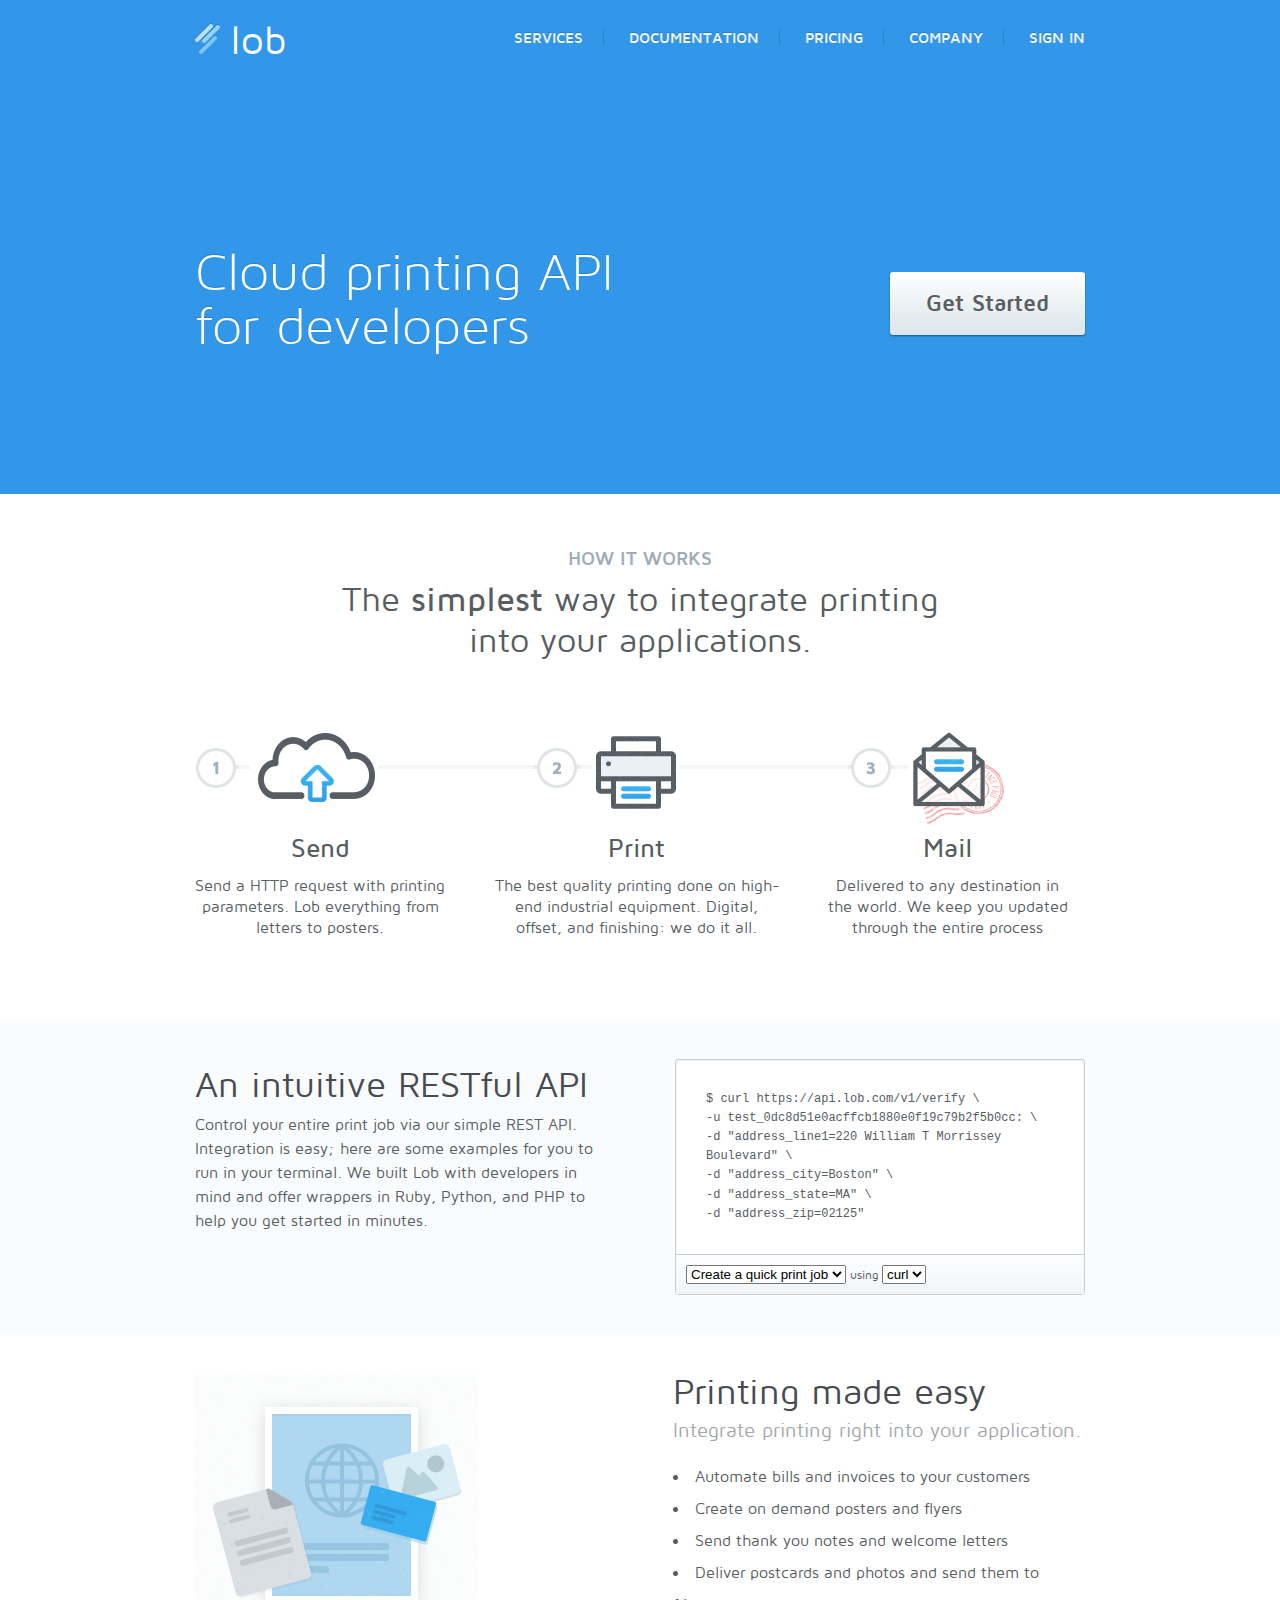
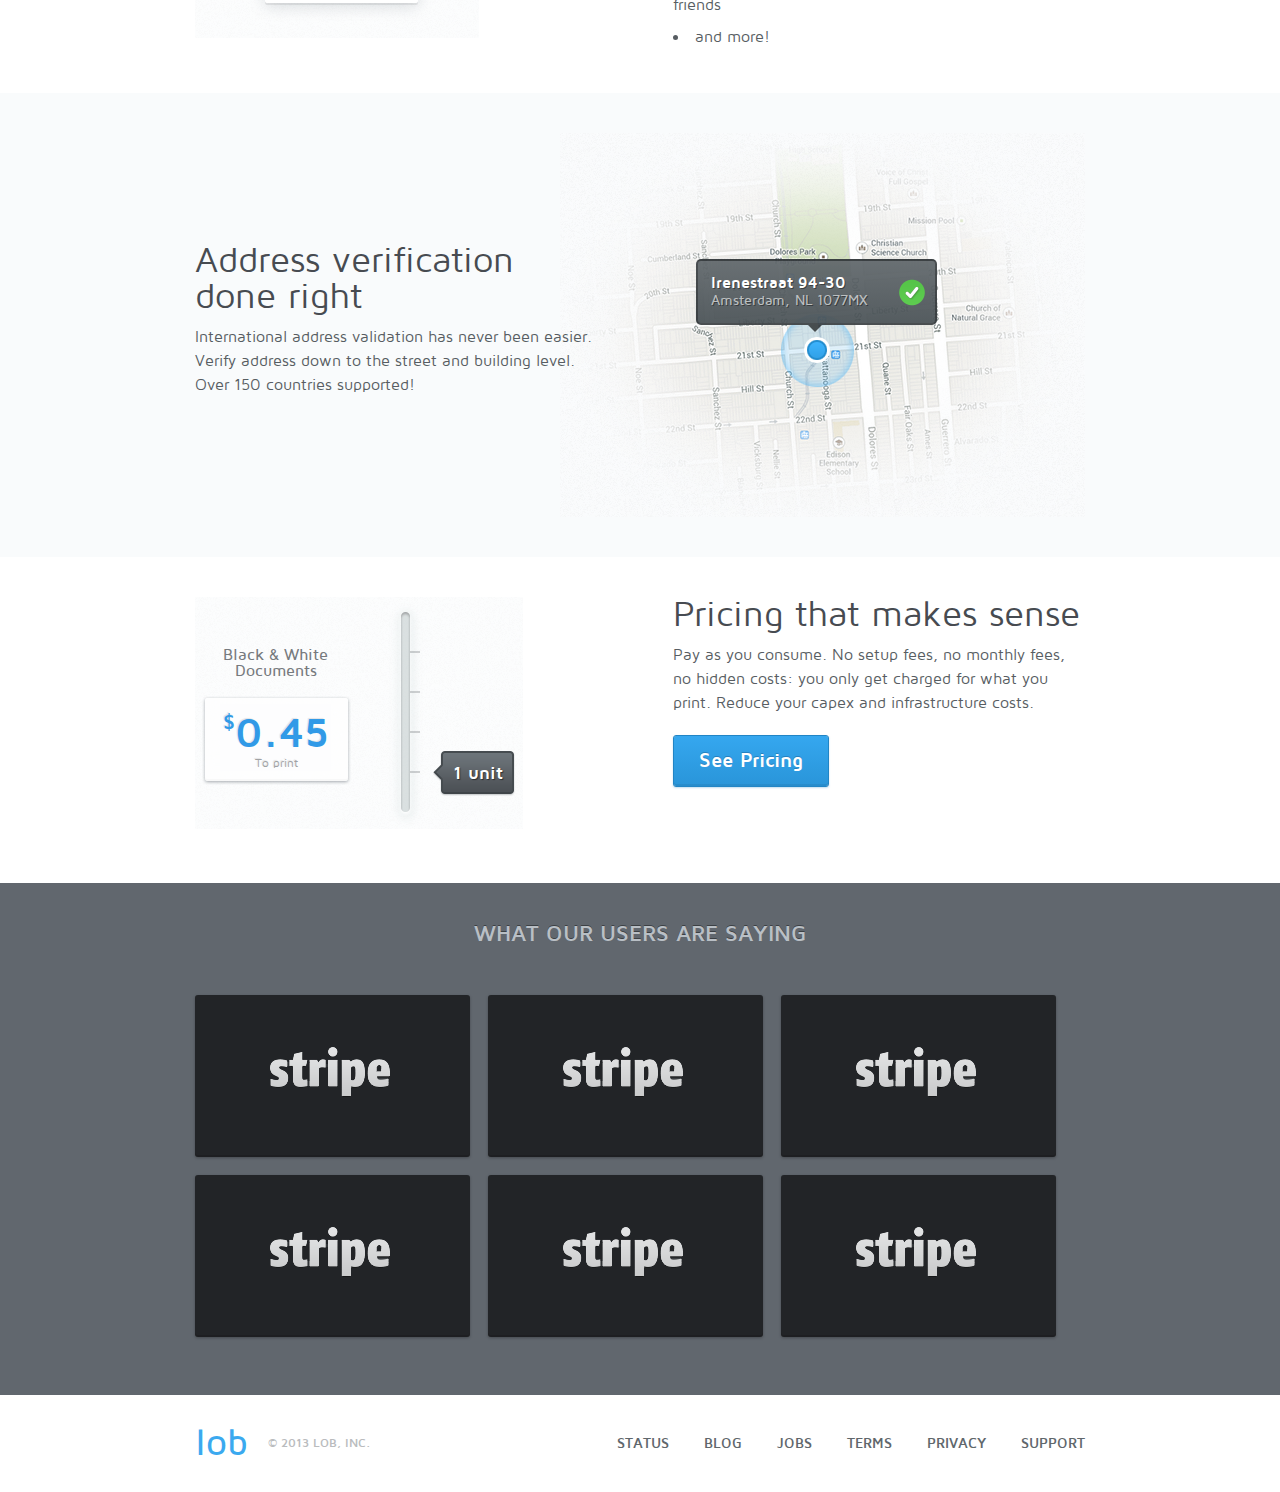
<file: index.html>
<!DOCTYPE html>
<html lang="en" xml:lang="en" xmlns="http://www.w3.org/1999/xhtml">
<head>
<meta content="text/html; charset=utf-8" http-equiv="Content-Type">
<title>Lob</title>
<link href="css/reset.css" media="screen" rel="stylesheet" type="text/css" />
<link href="css/main.css" media="screen" rel="stylesheet" type="text/css" />
<link href="fonts/fonts.css" media="screen" rel="stylesheet" type="text/css" />
</head>
<body>
	<header>
		<div class="masthead">
			<section class="clearfix header">
				<h1><a href="#">lob</a></h1>
				<ul>
					<li>
						<a href="#">Services</a>
						<ul class="sub">
              <li><a href="#">Printing Infrastructure</a></li>
              <li><a href="#">Applications</a></li>
              <li><a href="#">resources</a></li>
            </ul>
					</li>
					<li><a href="#">Documentation</a></li>
					<li><a href="#">Pricing</a></li>
					<li><a href="#">Company</a></li>
					<li>
						<a href="#">Sign In</a>
						<ul class="sub">
							<li><a href="#">Dashboard</a></li>
							<li><a href="#">My Account</a></li>
							<li><a href="#">Sign Out</a></li>
						</ul>
					</li>
				</ul>
			</section>
		</div>

		<section class="clearfix subheader">
			<h2>Cloud printing API for developers</h2>
			<a href="#" class="header_button">Get Started</a>
		</section>
	</header>
	<section class="how">
		<h1>
			<span>How it works</span>
			The <strong>simplest</strong> way to integrate printing into your applications.
		</h1>
		<ul>
			<li>
				<h2>Send</h2>
				<p>Send a HTTP request with printing parameters. Lob everything from letters to posters.</p>
			</li>
			<li>
				<h2>Print</h2>
				<p>The best quality printing done on high- end industrial equipment. Digital, offset, and finishing: we do it all.</p>
			</li>
			<li>
				<h2>Mail</h2>
				<p>Delivered to any destination in the world. We keep you updated through the entire process</p>
			</li>
		</ul>
	</section>
	<div class="medium">
		<section class="clearfix">
			<div class="left api">
				<h1>An intuitive RESTful API</h1>
				<p>Control your entire print job via our simple REST API. Integration is easy; here are some examples for you to run in your terminal. We built Lob with developers in mind and offer wrappers in Ruby, Python, and PHP to help you get started in minutes.</p>
			</div>
			<div class="code">
				<code>
$ curl https://api.lob.com/v1/verify \ <br>
-u test_0dc8d51e0acffcb1880e0f19c79b2f5b0cc: \<br>
-d "address_line1=220 William T Morrissey Boulevard" \<br>
-d "address_city=Boston" \<br>
-d "address_state=MA" \<br>
-d "address_zip=02125"
				</code>
				<div class="change">
					<select name="Type">
						<option value="Create a quick print job">Create a quick print job</option>
						<option value="Verify an address">Verify an address</option>
						<option value="Create an address">Create an address</option>
						<option value="Create an object">Create an object</option>
						<option value="Create an print job">Create an print job</option>
					</select>
					using
					<select name="Method">
						<option value="curl">curl</option>
					</select>
				</div>
			</div>
		</section>
	</div>
	<div class="light">
		<section class="clearfix printing">
			<div class="right">
				<h1>
					Printing made easy
					<span>Integrate printing right into your application.</span>
				</h1>
				<ul>
					<li>Automate bills and invoices to your customers</li>
					<li>Create on demand posters and flyers</li>
					<li>Send thank you notes and welcome letters</li>
					<li>Deliver postcards and photos and send them to friends</li>
					<li>and more!</li>
				</ul>
			</div>
		</section>
	</div>
	<div class="medium">
		<section class="address">
			<div class="left">
				<h1>Address verification <br> done right</h1>
				<p>International address validation has never been easier. Verify address down to the street and building level. Over 150 countries supported!</p>
			</div>

			<div class="right about_map">
				<div class="tooltip">
            <strong>Irenestraat 94-30</strong>
            Amsterdam, NL 1077MX
          </div>
			</div>
		</section>
	</div>
	<div class="light">
		<section class="clearfix pricing">
			<div class="left pricing_calculator">
				<strong>Black &amp; White Documents</strong>

				<span class="price">
					<small>$</small>0.45
					<span>To print</span>
				</span>

				<span class="meter">
					1 unit
				</span>
			</div>

			<div class="right">
				<h1>Pricing that makes sense</h1>
				<p>Pay as you consume. No setup fees, no monthly fees, no hidden costs: you only get charged for what you print. Reduce your capex and infrastructure costs.</p>
				<a class="button_blue" href="#">See Pricing</a>
			</div>
		</section>
	</div>
	<div class="dark">
		<section class="users">
			<h1>What our users are saying</h1>
			<ul class="clearfix">
				<li>
					<div class="logo stripe">
						Stripe
					</div>
					<div class="info flipped">
						<p>"We love the way that we can print things easily and not be charged twenty million bucks!"
						<span><strong>Alex Rose</strong>, <a href="#">Pinterest</a></span></p>
					</div>
				</li>

				<li>
					<div class="logo stripe">
						Stripe
					</div>
					<div class="info flipped">
						<p>"We love the way that we can print things easily and not be charged twenty million bucks!"
						<span><strong>Alex Rose</strong>, <a href="#">Pinterest</a></span></p>
					</div>
				</li>

				<li>
					<div class="logo stripe">
						Treehouse
					</div>
					<div class="info flipped">
						<p>"We love the way that we can print things easily and not be charged twenty million bucks!"
						<span><strong>Alex Rose</strong>, <a href="#">Pinterest</a></span></p>
					</div>
				</li>

				<li>
					<div class="logo stripe">
						Hotel Tonight
					</div>
					<div class="info flipped">
						<p>"We love the way that we can print things easily and not be charged twenty million bucks!"
						<span><strong>Alex Rose</strong>, <a href="#">Pinterest</a></span></p>
					</div>
				</li>

				<li>
					<div class="logo stripe">
						Hotel Tonight
					</div>
					<div class="info flipped">
						<p>"We love the way that we can print things easily and not be charged twenty million bucks!"
						<span><strong>Alex Rose</strong>, <a href="#">Pinterest</a></span></p>
					</div>
				</li>

				<li>
					<div class="logo stripe">
						Hotel Tonight
					</div>
					<div class="info flipped">
						<p>"We love the way that we can print things easily and not be charged twenty million bucks!"
						<span><strong>Alex Rose</strong>, <a href="#">Pinterest</a></span></p>
					</div>
				</li>
			</ul>
		</section>
	</div>
	<footer class="clearfix">
		<h1>lob</h1>
		<span>© 2013 Lob, Inc.</span>
		<ul>
			<li>
				<a href="#">Status</a>
			</li>
			<li>
				<a href="#">Blog</a>
			</li>
			<li>
				<a href="#">Jobs</a>
			</li>
			<li>
				<a href="#">Terms</a>
			</li>
			<li>
				<a href="#">Privacy</a>
			</li>
			<li>
				<a href="#">Support</a>
			</li>
		</ul>
	</footer>

<script src="js/jquery.min.js"></script>
<script src="js/waypoints.min.js"></script>
<script src="js/waypoints-sticky.min.js"></script>
<script src="js/hoverintent.min.js"></script>
<script src="js/scripts.js"></script>

</body>
</html>
</file>
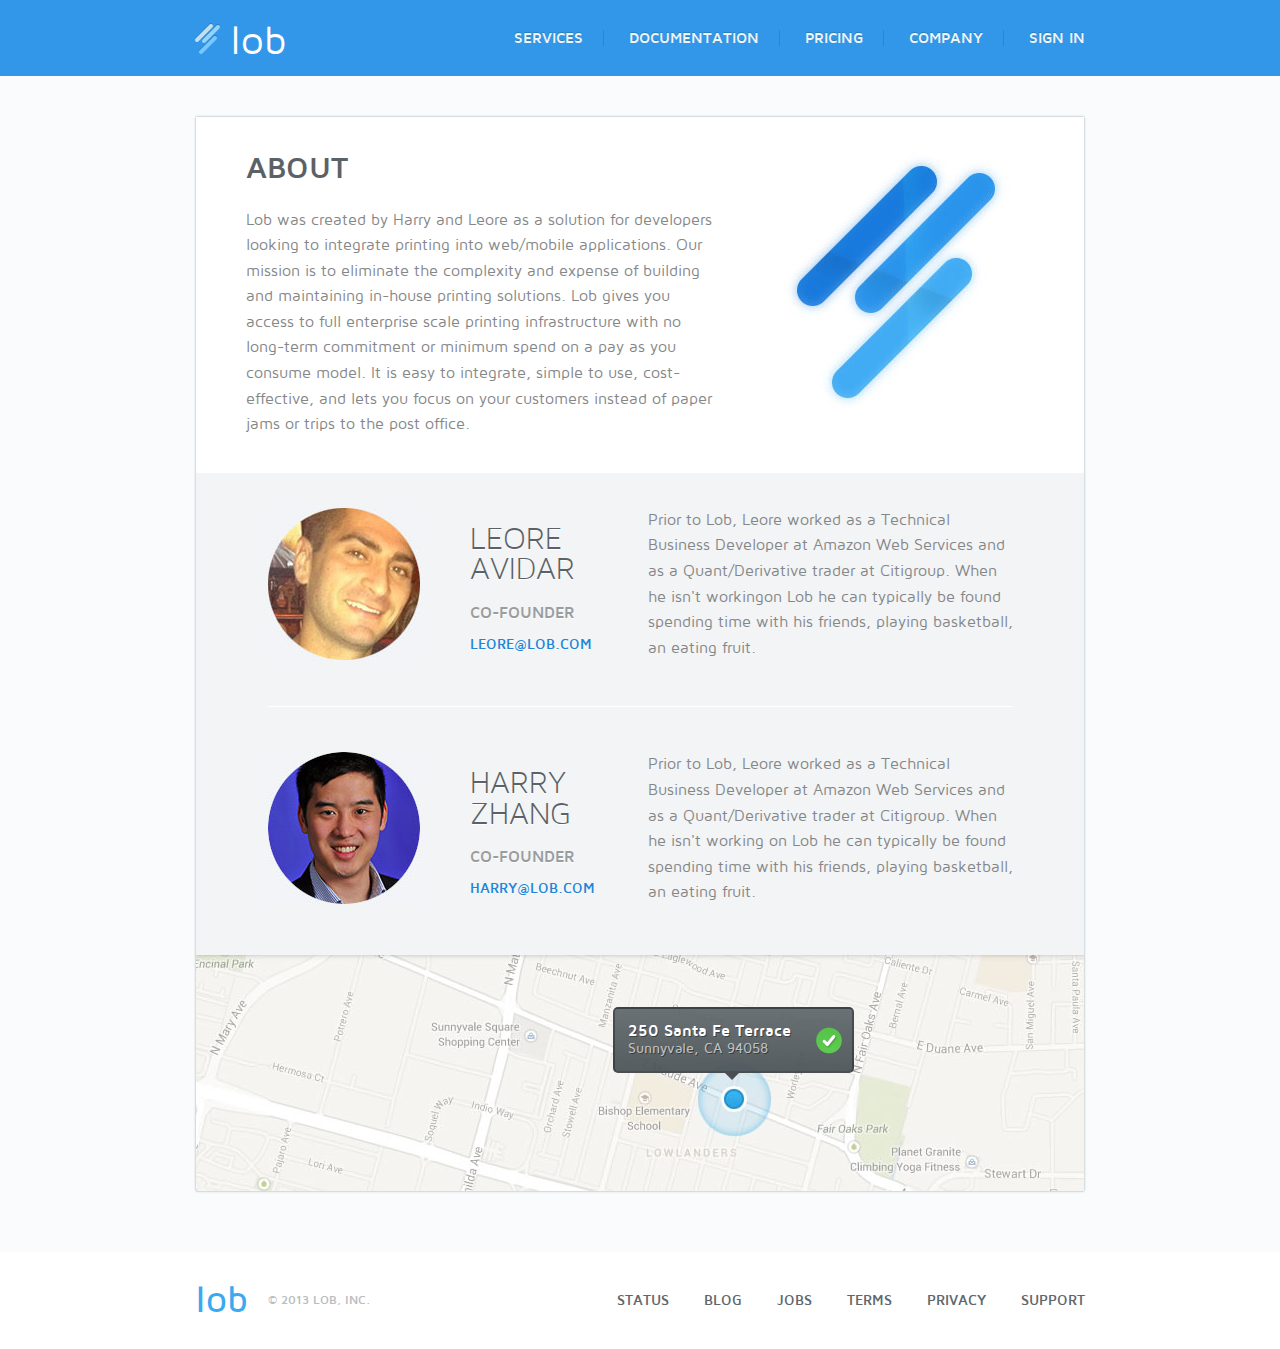
<file: about.html>
<!DOCTYPE html>
<html lang="en" xml:lang="en" xmlns="http://www.w3.org/1999/xhtml">
<head>
<meta content="text/html; charset=utf-8" http-equiv="Content-Type">
<title>Lob</title>
<link href="css/reset.css" media="screen" rel="stylesheet" type="text/css" />
<link href="css/main.css" media="screen" rel="stylesheet" type="text/css" />
<link href="fonts/fonts.css" media="screen" rel="stylesheet" type="text/css" />
</head>
<body>
  <header>
    <div class="masthead">
      <section class="clearfix header">
        <h1><a href="#">lob</a></h1>
        <ul>
          <li>
            <a href="#">Services</a>
            <ul class="sub">
              <li><a href="#">Printing Infrastructure</a></li>
              <li><a href="#">Applications</a></li>
              <li><a href="#">resources</a></li>
            </ul>
          </li>
          <li><a href="#">Documentation</a></li>
          <li><a href="#">Pricing</a></li>
          <li><a href="#">Company</a></li>
          <li>
            <a href="#">Sign In</a>
            <ul class="sub">
              <li><a href="#">Dashboard</a></li>
              <li><a href="#">My Account</a></li>
              <li><a href="#">Sign Out</a></li>
            </ul>
          </li>
        </ul>
      </section>
    </div>
  </header>

  <div class="medium">
    <section class="clearfix">

      <div class="box">
        <div class="light clearfix about">

          <div class="text">
          <h1>About</h1>
            <p>Lob was created by Harry and Leore as a solution for developers looking to integrate printing into web/mobile applications. Our mission is to eliminate the complexity and expense of building and maintaining in-house printing solutions. Lob gives you access to full enterprise scale printing infrastructure with no long-term commitment or minimum spend on a pay as you consume model. It is easy to integrate, simple to use, cost-effective, and lets you focus on your customers instead of paper jams or trips to the post office.</p>
          </div>

          <div class="image">
            <img src="images/about.jpg" alt="" />
          </div>
        </div><!-- /.light -->

        <div class="medium clearfix">

          <ul class="team">
            <li class="clearfix"><article>
              <img src="images/team-1.jpg" alt="" />

              <header>
                <h1>Leore Avidar</h1>
                <small>Co-Founder</small>
                <a href="#">leore@lob.com</a>
              </header>

              <div>
                <p>Prior to Lob, Leore worked as a Technical Business Developer at Amazon Web Services and as a Quant/Derivative trader at Citigroup. When he isn't workingon Lob he can typically be found spending time with his friends, playing basketball, an eating fruit.</p>
              </div>
            </article></li>

            <li class="clearfix"><article>
              <img src="images/team-2.jpg" alt="" />

              <header>
                <h1>Harry Zhang</h1>
                <small>Co-Founder</small>
                <a href="#">harry@lob.com</a>
              </header>

              <div>
                <p>Prior to Lob, Leore worked as a Technical Business Developer at Amazon Web Services and as a Quant/Derivative trader at Citigroup. When he isn't working on Lob he can typically be found spending time with his friends, playing basketball, an eating fruit.</p>
              </div>
            </article></li>
          </ul>

        </div><!-- /.medium -->

        <div class="about_map">
          <div class="tooltip">
            <strong>250 Santa Fe Terrace</strong>
            Sunnyvale, CA 94058
          </div>
          <img src="images/map.jpg" alt="" style="display: block" />
        </div><!-- /.medium -->

      </div><!-- /.box -->

    </section>
  </div>

  <footer class="clearfix">
    <h1>lob</h1>
    <span>© 2013 Lob, Inc.</span>
    <ul>
      <li>
        <a href="#">Status</a>
      </li>
      <li>
        <a href="#">Blog</a>
      </li>
      <li>
        <a href="#">Jobs</a>
      </li>
      <li>
        <a href="#">Terms</a>
      </li>
      <li>
        <a href="#">Privacy</a>
      </li>
      <li>
        <a href="#">Support</a>
      </li>
    </ul>
  </footer>

<script src="js/jquery.min.js"></script>
<script src="js/waypoints.min.js"></script>
<script src="js/waypoints-sticky.min.js"></script>
<script src="js/hoverintent.min.js"></script>
<script src="js/scripts.js"></script>

</body>
</html>
</file>
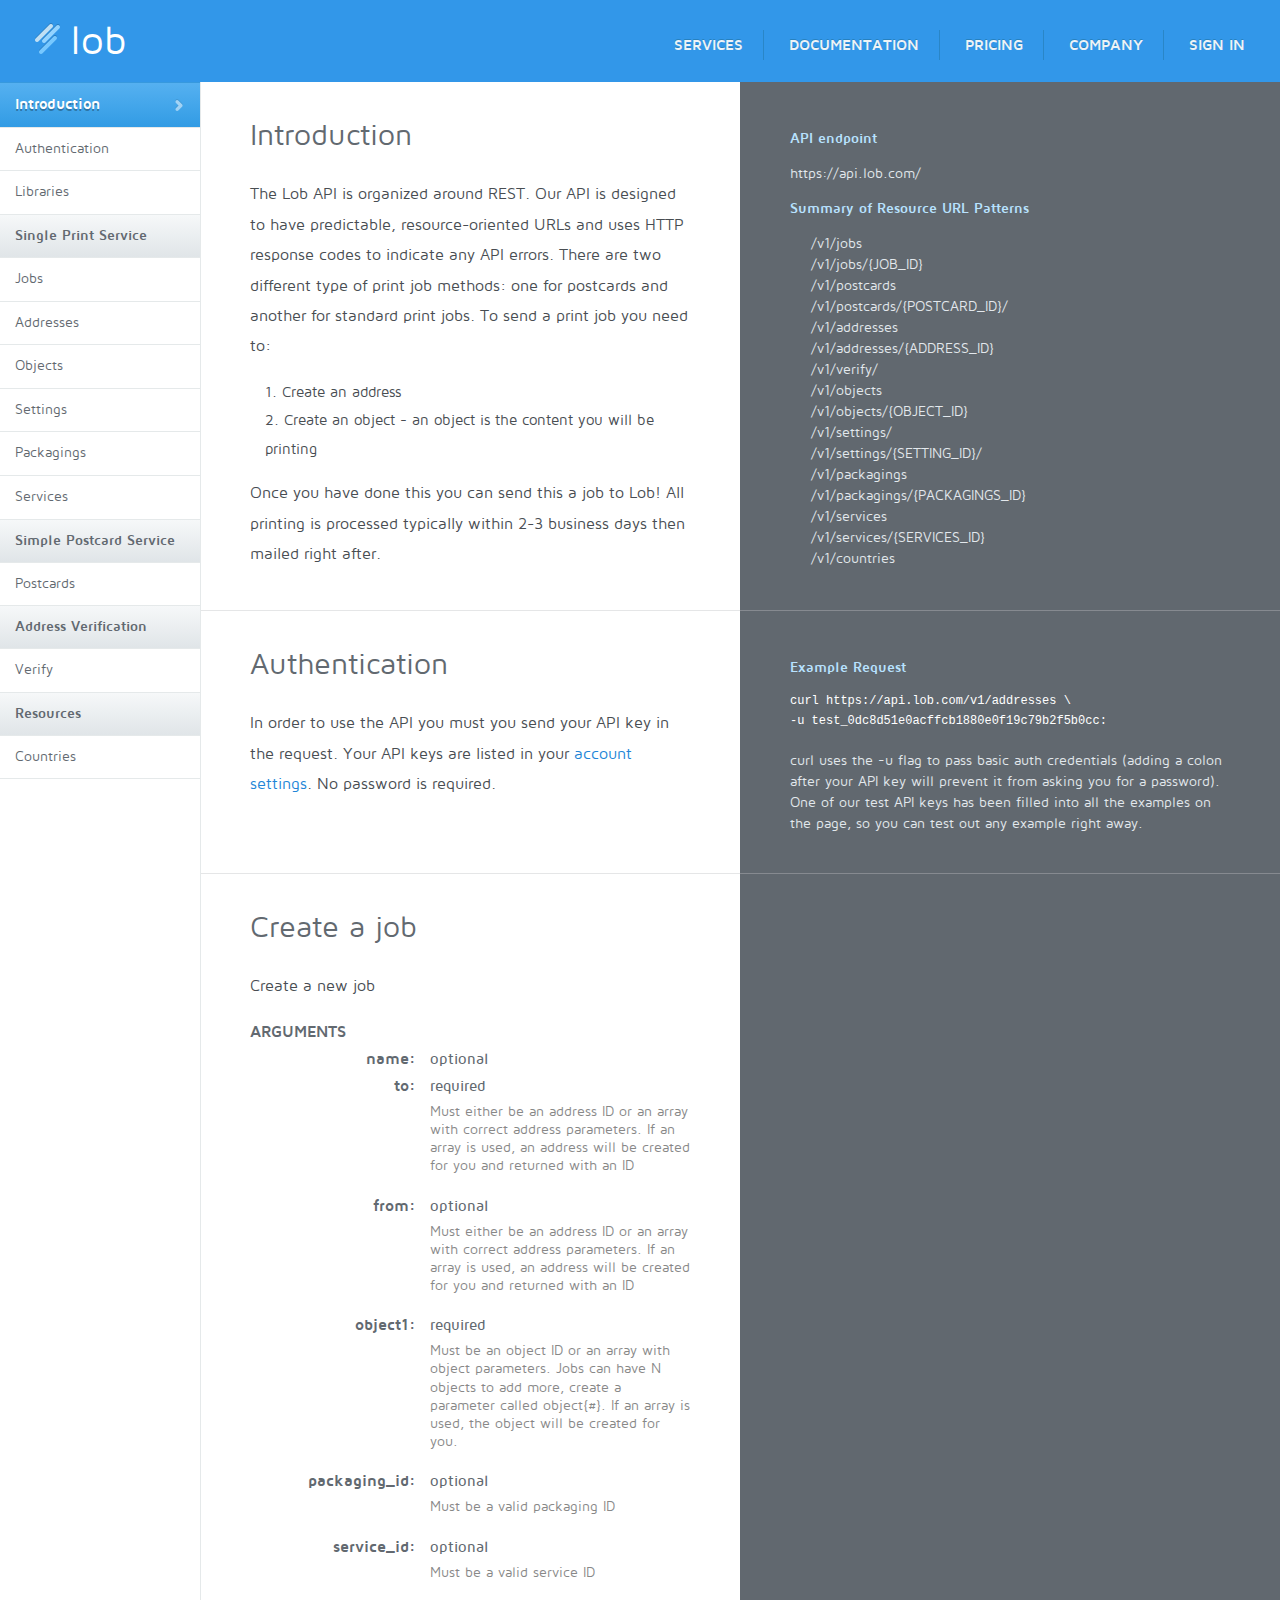
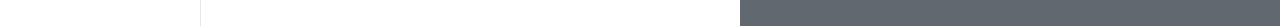
<file: api.html>
<!DOCTYPE html>
<html lang="en" xml:lang="en" xmlns="http://www.w3.org/1999/xhtml">
<head>
<meta content="text/html; charset=utf-8" http-equiv="Content-Type">
<title>Lob</title>
<link href="css/reset.css" media="screen" rel="stylesheet" type="text/css" />
<link href="css/main.css" media="screen" rel="stylesheet" type="text/css" />
<link href="fonts/fonts.css" media="screen" rel="stylesheet" type="text/css" />
</head>
<body class="api_body">
  <header>
    <div class="masthead">
      <section class="clearfix header">
        <h1><a href="#">lob</a></h1>
        <ul>
          <li>
            <a href="#">Services</a>
            <ul class="sub">
              <li><a href="#">Printing Infrastructure</a></li>
              <li><a href="#">Applications</a></li>
              <li><a href="#">resources</a></li>
            </ul>
          </li>
          <li><a href="#">Documentation</a></li>
          <li><a href="#">Pricing</a></li>
          <li><a href="#">Company</a></li>
          <li>
            <a href="#">Sign In</a>
            <ul class="sub">
              <li><a href="#">Dashboard</a></li>
              <li><a href="#">My Account</a></li>
              <li><a href="#">Sign Out</a></li>
            </ul>
          </li>
        </ul>
      </section>
    </div>
  </header>

  <div class="api_wrap clearfix">
    <nav class="api_nav">
      <ul>
        <li class="active"><a href="#">Introduction</a></li>
        <li><a href="#">Authentication</a></li>
        <li><a href="#">Libraries</a></li>
      </ul>

      <h2>Single Print Service</h2>
      <ul>
        <li><a href="#">Jobs</a></li>
        <li><a href="#">Addresses</a></li>
        <li><a href="#">Objects</a></li>
        <li><a href="#">Settings</a></li>
        <li><a href="#">Packagings</a></li>
        <li><a href="#">Services</a></li>
      </ul>

      <h2>Simple Postcard Service</h2>
      <ul>
        <li><a href="#">Postcards</a></li>
      </ul>

      <h2>Address Verification</h2>
      <ul>
        <li><a href="#">Verify</a></li>
      </ul>

      <h2>Resources</h2>
      <ul>
        <li><a href="#">Countries</a></li>
      </ul>
    </nav>

    <div class="api_content">

      <section class="clearfix">
        <div class="content"><div class="wrap">
          <h1>Introduction</h1>
          <p>The Lob API is organized around REST. Our API is designed to have predictable, resource-oriented URLs and uses HTTP response codes to indicate any API errors. There are two different type of print job methods: one for postcards and another for standard print jobs. To send a print job you need to:</p>

          <ol>
            <li>Create an address</li>
            <li>Create an object - an object is the content you will be printing</li>
          </ol>

          <p>Once you have done this you can send this a job to Lob! All printing is processed typically within 2-3 business days then mailed right after.</p>
        </div></div>

        <aside><div class="wrap">
          <h2>API endpoint</h2>
          <p>https://api.lob.com/</p>

          <h2>Summary of Resource URL Patterns</h2>
          <ul>
            <li>/v1/jobs</li>
            <li>/v1/jobs/{JOB_ID}</li>
            <li>/v1/postcards</li>
            <li>/v1/postcards/{POSTCARD_ID}/</li>
            <li>/v1/addresses</li>
            <li>/v1/addresses/{ADDRESS_ID}</li>
            <li>/v1/verify/</li>
            <li>/v1/objects</li>
            <li>/v1/objects/{OBJECT_ID}</li>
            <li>/v1/settings/</li>
            <li>/v1/settings/{SETTING_ID}/</li>
            <li>/v1/packagings</li>
            <li>/v1/packagings/{PACKAGINGS_ID}</li>
            <li>/v1/services</li>
            <li>/v1/services/{SERVICES_ID}</li>
            <li>/v1/countries</li>
          </ul>
        </div></aside>
      </section>

      <section class="clearfix">
        <div class="content"><div class="wrap">
          <h1>Authentication</h1>
          <p>In order to use the API you must you send your API key in the request. Your API keys are listed in your <a href="#">account settings</a>. No password is required.</p>
        </div></div>

        <aside><div class="wrap">
          <h2>Example Request</h2>
          <code><pre>
curl https://api.lob.com/v1/addresses \
-u test_0dc8d51e0acffcb1880e0f19c79b2f5b0cc:
          </pre></code>
          <p>curl uses the -u flag to pass basic auth credentials (adding a colon after your API key will prevent it from asking you for a password). One of our test API keys has been filled into all the examples on the page, so you can test out any example right away.</p>
        </div></aside>
      </section>

      <section class="clearfix">
        <div class="content"><div class="wrap">
          <h1>Create a job</h1>
          <p>Create a new job</p>
          <h6>Arguments</h6>
          <div class="arguments">
            <dl>
              <dt>name: </dt>
              <dd>optional </dd>
              <dt>to: </dt>
              <dd>required <p class="argument-helper">Must either be an address ID or an array with correct address parameters. If an array is used, an address will be created for you and returned with an ID</p></dd>
              <dt>from: </dt>
              <dd>optional <p class="argument-helper">Must either be an address ID or an array with correct address parameters. If an array is used, an address will be created for you and returned with an ID</p></dd>
              <dt>object1:</dt>
              <dd>required <p class="argument-helper">Must be an object ID or an array with object parameters. Jobs can have N objects to add more, create a parameter called object{#}. If an array is used, the object will be created for you.</p></dd>
              <dt>packaging_id:</dt>
              <dd>optional <p class="argument-helper">Must be a valid packaging ID</p></dd>
              <dt>service_id:</dt>
              <dd>optional <p class="argument-helper">Must be a valid service ID</p></dd>
            </dl>
          </div>
        </div></div>
        <aside><div class="wrap">
        </div></aside>
      </section>
    </div><!-- /.api_content -->
  </div><!-- /.api_wrap -->

<script src="js/jquery.min.js"></script>
<script src="js/waypoints.min.js"></script>
<script src="js/waypoints-sticky.min.js"></script>
<script src="js/hoverintent.min.js"></script>
<script src="js/scripts.js"></script>

</body>
</html>
</file>
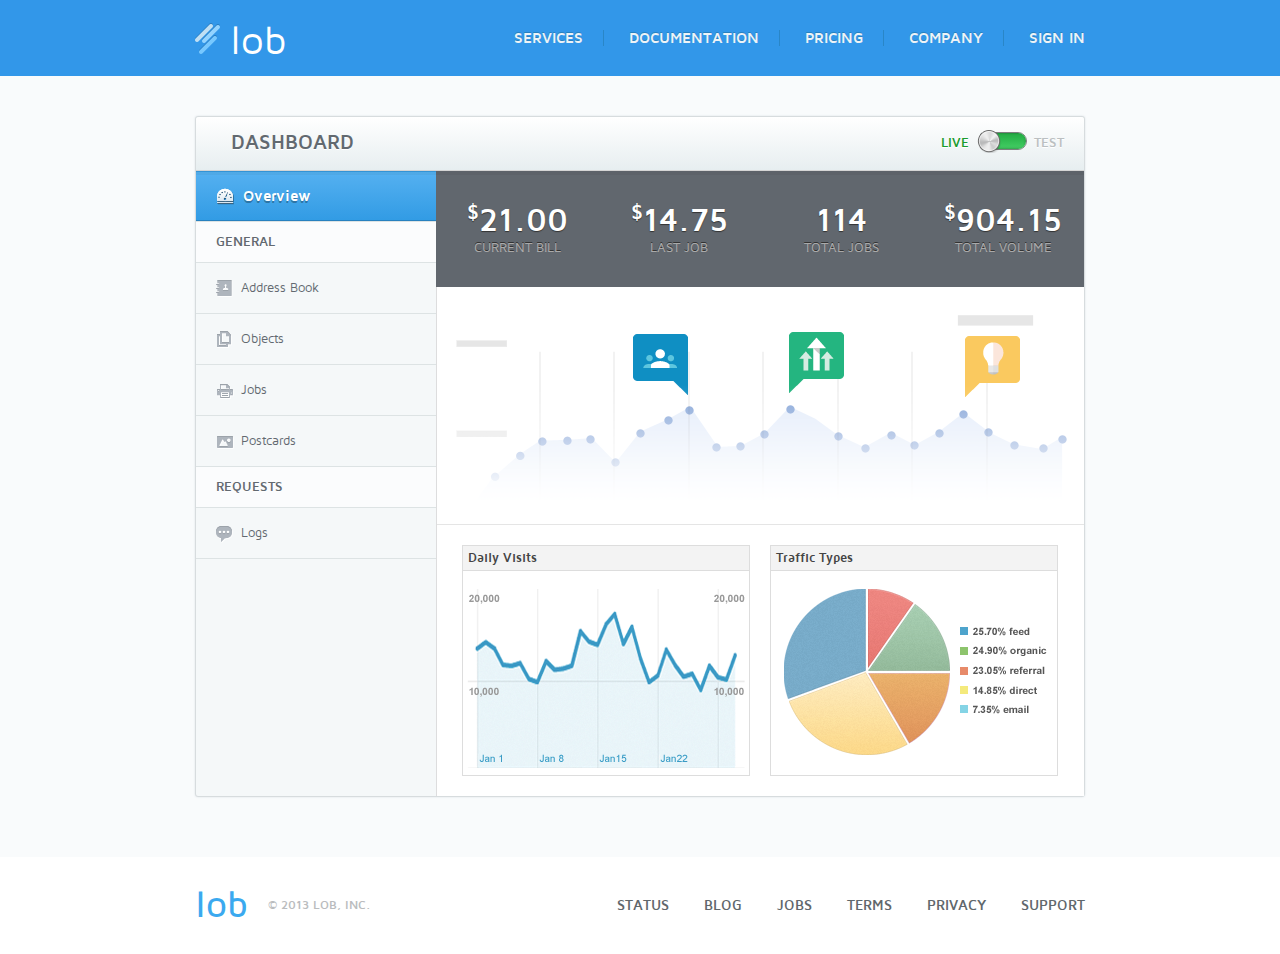
<file: dashboard.html>
<!DOCTYPE html>
<html lang="en" xml:lang="en" xmlns="http://www.w3.org/1999/xhtml">
<head>
<meta content="text/html; charset=utf-8" http-equiv="Content-Type">
<title>Lob</title>
<link href="css/reset.css" media="screen" rel="stylesheet" type="text/css" />
<link href="css/main.css" media="screen" rel="stylesheet" type="text/css" />
<link href="fonts/fonts.css" media="screen" rel="stylesheet" type="text/css" />
</head>
<body>
  <header>
    <div class="masthead">
      <section class="clearfix header">
        <h1><a href="#">lob</a></h1>
        <ul>
          <li>
            <a href="#">Services</a>
            <ul class="sub">
              <li><a href="#">Printing Infrastructure</a></li>
              <li><a href="#">Applications</a></li>
              <li><a href="#">resources</a></li>
            </ul>
          </li>
          <li><a href="#">Documentation</a></li>
          <li><a href="#">Pricing</a></li>
          <li><a href="#">Company</a></li>
          <li>
            <a href="#">Sign In</a>
            <ul class="sub">
              <li><a href="#">Dashboard</a></li>
              <li><a href="#">My Account</a></li>
              <li><a href="#">Sign Out</a></li>
            </ul>
          </li>
        </ul>
      </section>
    </div>
  </header>

  <div class="medium">
    <section class="clearfix">

      <div class="box">
        <header class="box_header clearfix">
          <h1>Dashboard</h1>
          <div class="buttons">
            <strong class="active">Live</strong>

            <label class="switch">



            <div class="onoffswitch">
                <input type="checkbox" name="onoffswitch" class="onoffswitch-checkbox" id="myonoffswitch">
                <label class="onoffswitch-label" for="myonoffswitch">
                    <div class="onoffswitch-inner"></div>
                    <div class="onoffswitch-switch"></div>
                </label>
            </div>


            </label>
            <strong>Test</strong>
          </div>
        </header>

        <div class="column_fixer">

          <aside class="box_sidebar">
            <ul>
              <li class="active"><a href="#">
                <span class="icon dashboard"></span>
                Overview
              </a></li>
            </ul>

            <h2>General</h2>
            <ul>
              <li><a href="#">
                <span class="icon contacts"></span>
                Address Book
              </a></li>

              <li><a href="#">
                <span class="icon objects"></span>
                Objects
              </a></li>

              <li><a href="#">
                <span class="icon jobs"></span>
                Jobs
              </a></li>

              <li><a href="#">
                <span class="icon postcards"></span>
                Postcards
              </a></li>
            </ul>

            <h2>Requests</h2>
            <ul>
              <li><a href="#">
                <span class="icon logs"></span>
                Logs
              </a></li>
            </ul>
          </aside><!-- /.box_sidebar -->

          <div class="box_content">

            <ul class="dark prices clearfix">
              <li>
                <strong><small>$</small>21.00</strong>
                Current Bill
              </li>

              <li>
                <strong><small>$</small>14.75</strong>
                Last Job
              </li>

              <li>
                <strong><small></small>114</strong>
                Total Jobs
              </li>

              <li>
                <strong><small>$</small>904.15</strong>
                Total Volume
              </li>
            </ul>

            <figure class="spike_chart">
              <img src="images/temp_graph_1.png" alt="" />
            </figure><!-- /.spike-chart -->

            <div class="spec_charts clearfix">
              <figure>
                <figcaption>Daily Visits</figcaption>
                <img src="images/temp_graph_2.png" alt="" />
              </figure>

              <figure>
                <figcaption>Traffic Types</figcaption>
                <img src="images/temp_graph_3.png" alt="" />
              </figure>
            </div><!-- /.spec_charts -->

          </div><!-- /.box_content -->
        </div><!-- /.column_fixer -->
      </div><!-- /.box -->

    </section>
  </div>

  <footer class="clearfix">
    <h1>lob</h1>
    <span>© 2013 Lob, Inc.</span>
    <ul>
      <li>
        <a href="#">Status</a>
      </li>
      <li>
        <a href="#">Blog</a>
      </li>
      <li>
        <a href="#">Jobs</a>
      </li>
      <li>
        <a href="#">Terms</a>
      </li>
      <li>
        <a href="#">Privacy</a>
      </li>
      <li>
        <a href="#">Support</a>
      </li>
    </ul>
  </footer>

<script src="js/jquery.min.js"></script>
<script src="js/waypoints.min.js"></script>
<script src="js/waypoints-sticky.min.js"></script>
<script src="js/hoverintent.min.js"></script>
<script src="js/scripts.js"></script>

</body>
</html>
</file>
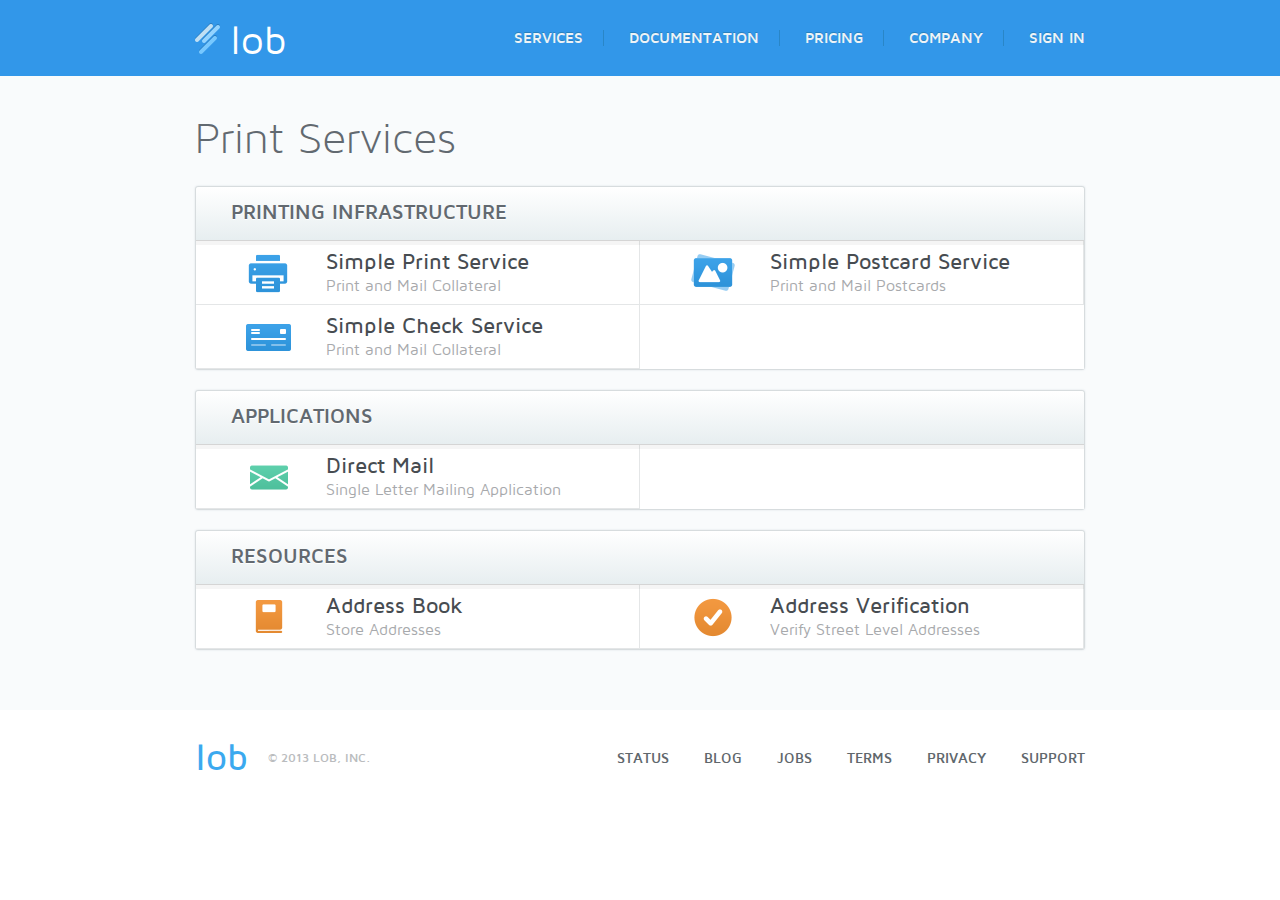
<file: services.html>
<!DOCTYPE html>
<html lang="en" xml:lang="en" xmlns="http://www.w3.org/1999/xhtml">
<head>
<meta content="text/html; charset=utf-8" http-equiv="Content-Type">
<title>Lob</title>
<link href="css/reset.css" media="screen" rel="stylesheet" type="text/css" />
<link href="css/main.css" media="screen" rel="stylesheet" type="text/css" />
<link href="fonts/fonts.css" media="screen" rel="stylesheet" type="text/css" />
</head>
<body>
  <header>
    <div class="masthead">
      <section class="clearfix header">
        <h1><a href="#">lob</a></h1>
        <ul>
          <li>
            <a href="#">Services</a>
            <ul class="sub">
              <li><a href="#">Printing Infrastructure</a></li>
              <li><a href="#">Applications</a></li>
              <li><a href="#">resources</a></li>
            </ul>
          </li>
          <li><a href="#">Documentation</a></li>
          <li><a href="#">Pricing</a></li>
          <li><a href="#">Company</a></li>
          <li>
            <a href="#">Sign In</a>
            <ul class="sub">
              <li><a href="#">Dashboard</a></li>
              <li><a href="#">My Account</a></li>
              <li><a href="#">Sign Out</a></li>
            </ul>
          </li>
        </ul>
      </section>
    </div>
  </header>

  <div class="medium">
    <section class="clearfix">

      <h1 class="page_title">Print Services</h1>

      <div class="box">
        <header class="box_header clearfix">
          <h1>Printing Infrastructure</h1>
        </header>

        <ul class="boxed_links clearfix">
          <li><a href="#">
            <span class="big_icon printer"></span>
            <strong>Simple Print Service</strong>
            Print and Mail Collateral
          </a></li>

          <li><a href="#">
            <span class="big_icon postcard"></span>
            <strong>Simple Postcard Service</strong>
            Print and Mail Postcards
          </a></li>

          <li><a href="#">
            <span class="big_icon check"></span>
            <strong>Simple Check Service</strong>
            Print and Mail Collateral
          </a></li>
        </ul>

      </div><!-- /.box -->

      <div class="box">
        <header class="box_header clearfix">
          <h1>Applications</h1>
        </header>

        <ul class="boxed_links clearfix">
          <li><a href="#">
            <span class="big_icon mail"></span>
            <strong>Direct Mail</strong>
            Single Letter Mailing Application
          </a></li>
        </ul>

      </div><!-- /.box -->

      <div class="box">
        <header class="box_header clearfix">
          <h1>Resources</h1>
        </header>

        <ul class="boxed_links clearfix">
          <li><a href="#">
            <span class="big_icon address"></span>
            <strong>Address Book</strong>
            Store Addresses
          </a></li>

          <li><a href="#">
            <span class="big_icon verify"></span>
            <strong>Address Verification</strong>
            Verify Street Level Addresses
          </a></li>
        </ul>

      </div><!-- /.box -->

    </section>
  </div>

  <footer class="clearfix">
    <h1>lob</h1>
    <span>© 2013 Lob, Inc.</span>
    <ul>
      <li>
        <a href="#">Status</a>
      </li>
      <li>
        <a href="#">Blog</a>
      </li>
      <li>
        <a href="#">Jobs</a>
      </li>
      <li>
        <a href="#">Terms</a>
      </li>
      <li>
        <a href="#">Privacy</a>
      </li>
      <li>
        <a href="#">Support</a>
      </li>
    </ul>
  </footer>

<script src="js/jquery.min.js"></script>
<script src="js/waypoints.min.js"></script>
<script src="js/waypoints-sticky.min.js"></script>
<script src="js/hoverintent.min.js"></script>
<script src="js/scripts.js"></script>

</body>
</html>
</file>
<file: css/main.css>
/* 
@import 'variables';
@import 'mixins';
*/
/* For modern browsers */
.clearfix:before,
.clearfix:after {
  content: "";
  display: table;
}
.clearfix:after {
  clear: both;
}
/* For IE 6/7 (trigger hasLayout) */
.clearfix {
  zoom: 1;
}
/* Forms */
.hidden {
  visibility: hidden !important;
  padding-right: 10px;
}
.select {
  border: 1px solid #cdd0d3;
  cursor: pointer;
  display: block;
  font-family: "MavenPro-Bold";
  margin: 0.15em 0 1em;
  padding: 10px;
  position: relative;
  -webkit-border-radius: 3px;
  -moz-border-radius: 3px;
  border-radius: 3px;
  background: #ffffff;
  background: -moz-linear-gradient(top, #ffffff 0%, #e5e7eb 100%);
  background: -webkit-gradient(linear, left top, left bottom, color-stop(0%, #ffffff), color-stop(100%, #e5e7eb));
  background: -webkit-linear-gradient(top, #ffffff 0%, #e5e7eb 100%);
  background: -o-linear-gradient(top, #ffffff 0%, #e5e7eb 100%);
  background: -ms-linear-gradient(top, #ffffff 0%, #e5e7eb 100%);
  background: linear-gradient(to bottom, #ffffff 0%, #e5e7eb 100%);
  -webkit-box-shadow: 0 1px 2px rgba(0, 0, 0, 0.15);
  -moz-box-shadow: 0 1px 2px rgba(0, 0, 0, 0.15);
  box-shadow: 0 1px 2px rgba(0, 0, 0, 0.15);
}
.select:after {
  background: url('../images/select_arrow.gif');
  content: "";
  display: block;
  height: 14px;
  margin-top: -7px;
  position: absolute;
  right: 10px;
  top: 50%;
  width: 7px;
  z-index: 1;
}
.styled_select {
  position: absolute;
  top: 0;
  right: 0;
  bottom: 0;
  padding: 10px 15px;
  left: 0;
}
.styled_select:active,
.styled_select.active {
  background: #f0f0f1;
  color: #8E949A;
  background: -moz-linear-gradient(top, #f0f0f1 0%, #fcfcfd 100%);
  background: -webkit-gradient(linear, left top, left bottom, color-stop(0%, #f0f0f1), color-stop(100%, #fcfcfd));
  background: -webkit-linear-gradient(top, #f0f0f1 0%, #fcfcfd 100%);
  background: -o-linear-gradient(top, #f0f0f1 0%, #fcfcfd 100%);
  background: -ms-linear-gradient(top, #f0f0f1 0%, #fcfcfd 100%);
  background: linear-gradient(to bottom, #f0f0f1 0%, #fcfcfd 100%);
  filter: progid:DXImageTransform.Microsoft.gradient(startColorstr='#f0f0f1', endColorstr='#fcfcfd', GradientType=0);
}
.options {
  color: #737a80;
  display: none;
  font-family: 'MavenPro-Semibold';
  position: absolute;
  top: 100%;
  right: -1px;
  left: -1px;
  z-index: 999;
  margin: 0;
  padding: 0 1px;
  list-style: none;
  border: 1px solid #bec2c6;
  background-color: #f8f9fa;
  -webkit-border-radius: 3px;
  -moz-border-radius: 3px;
  border-radius: 3px;
  -webkit-box-shadow: 0 1px 2px rgba(0, 0, 0, 0.15);
  -moz-box-shadow: 0 1px 2px rgba(0, 0, 0, 0.15);
  box-shadow: 0 1px 2px rgba(0, 0, 0, 0.15);
}
.options li {
  border-bottom: 1px solid #DDDFE1;
  border-top: 1px solid #fff;
  padding: 0 6px;
  margin: 0 0;
  padding: 10px;
}
.options li:hover {
  background-color: #fff;
}
input[type="text"],
textarea {
  background: #fff;
  border: 1px solid #B4BBC1;
  color: #737a80;
  display: block;
  font-family: "MavenPro-Bold";
  font-size: 16px;
  padding: 13px;
  text-shadow: 0 1px #fff;
  width: 100%;
  -webkit-box-sizing: border-box;
  -moz-box-sizing: border-box;
  box-sizing: border-box;
  -webkit-border-radius: 3px;
  -moz-border-radius: 3px;
  border-radius: 3px;
  -webkit-box-shadow: 0 1px 2px rgba(0, 0, 0, 0.2) inset;
  -moz-box-shadow: 0 1px 2px rgba(0, 0, 0, 0.2) inset;
  box-shadow: 0 1px 2px rgba(0, 0, 0, 0.2) inset;
}
::-webkit-input-placeholder {
  color: #ABAFB3;
  font-size: 13px;
  text-transform: uppercase;
}
:-moz-placeholder {
  color: #ABAFB3;
  font-size: 13px;
  text-transform: uppercase;
}
::-moz-placeholder {
  color: #ABAFB3;
  font-size: 13px;
  text-transform: uppercase;
}
:-ms-input-placeholder {
  color: #ABAFB3;
  font-size: 13px;
  text-transform: uppercase;
}
/* Homepage
--------------------------------------------- */
body {
  background: #fff;
}
body,
input,
textarea {
  font-family: "MavenPro-Regular", "Helvetica Neue", Helvetica, Arial, "Lucida Grande", sans-serif;
  color: #575d62;
  -webkit-font-smoothing: antialiased;
}
a {
  color: #2185d7;
  text-decoration: none;
}
p {
  font-size: 16px;
}
dt {
  color: #626970;
  font-family: 'MavenPro-Bold';
  font-size: 16px;
}
dd {
  color: #626970;
  font-size: 15px;
  font-family: "MavenPro-Semibold";
}
ul {
  list-style: disc inside;
}
ol {
  list-style: decimal inside;
  margin: 0.5em 0 0.5em 1em;
}
h1 {
  color: #626970;
  font-family: 'MavenPro-300';
  font-size: 45px;
}
h2 {
  color: #626970;
  font-family: 'MavenPro-300';
  font-size: 35px;
}
h3 {
  color: #626970;
  font-family: 'MavenPro-Semibold';
  font-size: 30px;
}
h4 {
  color: #626970;
  font-family: 'MavenPro-Semibold';
  font-size: 26px;
}
h5 {
  color: #626970;
  font-family: 'MavenPro-Bold';
  font-size: 18px;
}
h6 {
  color: #626970;
  font-family: 'MavenPro-Bold';
  font-size: 16px;
  text-transform: uppercase;
}
section,
footer {
  width: 890px;
  margin: 0 auto;
}
header {
  background: #3297E9;
  padding: 1px 0 0;
}
.stuck {
  position: fixed;
  top: 0;
  width: 100%;
  z-index: 999;
}
header .header {
  padding: 21px 0 22px;
}
header h1 {
  float: left;
}
header h1 a {
  display: block;
  height: 32px;
  background: url(../images/logo.png) no-repeat center left;
  padding-left: 35px;
  color: #fff;
  font-size: 40px;
  line-height: 1;
  font-family: 'MavenPro-Regular';
}
header ul {
  float: right;
  margin-top: 8px;
}
header ul li {
  display: inline-block;
  border-right: 1px solid #2986c7;
  position: relative;
}
header ul li:last-child {
  border-right: 0;
}
header ul li a {
  font-size: 15px;
  font-family: "MavenPro-Bold";
  color: #edf3f7;
  margin: 0 20px;
  text-transform: uppercase;
  text-shadow: 0 -1px 0 #2781bf;
}
header ul li a:hover {
  color: #a7d1ee;
}
header ul li:last-child a {
  margin-right: 0;
}
header .sub {
  background: #fff;
  display: none;
  font-family: "MavenPro-Bold";
  line-height: 1;
  margin: 0 0 0 -105px;
  position: absolute;
  left: 50%;
  top: 35px;
  width: 211px;
  z-index: 9999;
  -webkit-border-radius: 3px;
  -moz-border-radius: 3px;
  border-radius: 3px;
  -webkit-box-shadow: 0 0 5px rgba(0, 0, 0, 0.4);
  -moz-box-shadow: 0 0 5px rgba(0, 0, 0, 0.4);
  box-shadow: 0 0 5px rgba(0, 0, 0, 0.4);
}
header .sub:after {
  border-color: transparent transparent #fff;
  border-style: solid;
  border-width: 9px;
  content: " ";
  display: block;
  height: 0;
  left: 50%;
  margin-left: -9px;
  position: absolute;
  top: -18px;
  width: 0;
  z-index: 1;
}
header li:last-child .sub {
  left: auto;
  margin: 0;
  right: -30px;
}
header li:last-child .sub:after {
  left: auto;
  margin: 0;
  right: 10px;
}
header .sub li {
  border: 0;
  display: block;
  margin: 0;
}
header .sub a {
  border-bottom: 1px solid #dddfe0;
  color: #575d62;
  display: block;
  font-size: 15px;
  margin: 0;
  padding: 11px 15px;
  text-shadow: none;
}
header .sub li:first-child a {
  -webkit-border-radius: 3px 3px 0 0;
  -moz-border-radius: 3px 3px 0 0;
  border-radius: 3px 3px 0 0;
}
header .sub li:last-child a {
  -wobkit-border-radius: 0 0 3px 3px;
  -moz-border-radius: 0 0 3px 3px;
  border-radius: 0 0 3px 3px;
}
header .sub a:hover {
  background: #F9FBFC;
  color: #575d62;
}
header .subheader {
  padding-bottom: 140px;
  padding-top: 170px;
}
header .subheader h2 {
  color: #fff;
  font-family: "MavenPro-300";
  font-size: 54px;
  width: 440px;
  float: left;
  text-shadow: 0 -1px 0 #2781bf;
}
header .subheader .header_button {
  float: right;
  margin-top: 26px;
  background: #ecf1f5;
  -moz-box-shadow: 0 1px 2px rgba(0, 0, 0, 0.42);
  -webkit-box-shadow: 0 1px 2px rgba(0, 0, 0, 0.42);
  box-shadow: 0 1px 2px rgba(0, 0, 0, 0.42);
  background-image: url([data-uri]);
  background-image: -moz-linear-gradient(bottom, #dbe5eb 0%, #ffffff 100%);
  background-image: -o-linear-gradient(bottom, #dbe5eb 0%, #ffffff 100%);
  background-image: -webkit-linear-gradient(bottom, #dbe5eb 0%, #ffffff 100%);
  background-image: linear-gradient(bottom, #dbe5eb 0%, #ffffff 100%);
  padding: 20px 36px;
  color: #585e62;
  font-family: "MavenPro-Bold";
  font-size: 23px;
  border-radius: 3px;
}
header .subheader .header_button:hover {
  background-image: url([data-uri]);
  background-image: -moz-linear-gradient(bottom, #edf3f5 0%, #ffffff 100%);
  background-image: -o-linear-gradient(bottom, #edf3f5 0%, #ffffff 100%);
  background-image: -webkit-linear-gradient(bottom, #edf3f5 0%, #ffffff 100%);
  background-image: linear-gradient(bottom, #edf3f5 0%, #ffffff 100%);
}
header .subheader .header_button:active {
  background: rgba(255, 255, 255, 0.8);
}
/* Switch */
.switch {
  display: inline-block;
  height: 24px;
  vertical-align: middle;
  width: 45px;
  margin: 0 6px;
}
.onoffswitch {
  position: relative;
  width: 48px;
  -webkit-user-select: none;
  -moz-user-select: none;
  -ms-user-select: none;
}
.onoffswitch-checkbox {
  display: none;
}
.onoffswitch-label {
  display: block;
  overflow: hidden;
  cursor: pointer;
  border: 1px solid #7d7e7e;
  border-radius: 20px;
}
.onoffswitch-inner {
  width: 200%;
  margin-left: -100%;
  -moz-transition: margin 0.3s ease-in 0s;
  -webkit-transition: margin 0.3s ease-in 0s;
  -o-transition: margin 0.3s ease-in 0s;
  transition: margin 0.3s ease-in 0s;
}
.onoffswitch-inner:before,
.onoffswitch-inner:after {
  float: left;
  width: 50%;
  height: 16px;
  padding: 0;
  line-height: 16px;
  font-size: 14px;
  color: white;
  font-family: Trebuchet, Arial, sans-serif;
  font-weight: bold;
  -moz-box-sizing: border-box;
  -webkit-box-sizing: border-box;
  box-sizing: border-box;
}
.onoffswitch-inner:before {
  content: "";
  padding-left: 10px;
  color: #FFFFFF;
  -moz-background-clip: padding;
  -webkit-background-clip: padding-box;
  background-clip: padding-box;
  background-color: #dfe1e1;
  -moz-box-shadow: 0 1px 0 rgba(255, 255, 255, 0.56), inset 0 0 3px rgba(0, 0, 0, 0.43);
  -webkit-box-shadow: 0 1px 0 rgba(255, 255, 255, 0.56), inset 0 0 3px rgba(0, 0, 0, 0.43);
  box-shadow: 0 1px 0 rgba(255, 255, 255, 0.56), inset 0 0 3px rgba(0, 0, 0, 0.43);
  background-image: url([data-uri]);
  background-image: -moz-linear-gradient(top, rgba(0, 0, 0, 0.11) 0%, rgba(0, 0, 0, 0.11) 22.56%, rgba(255, 255, 255, 0.11) 100%);
  background-image: -o-linear-gradient(top, rgba(0, 0, 0, 0.11) 0%, rgba(0, 0, 0, 0.11) 22.56%, rgba(255, 255, 255, 0.11) 100%);
  background-image: -webkit-linear-gradient(top, rgba(0, 0, 0, 0.11) 0%, rgba(0, 0, 0, 0.11) 22.56%, rgba(255, 255, 255, 0.11) 100%);
  background-image: linear-gradient(top, rgba(0, 0, 0, 0.11) 0%, rgba(0, 0, 0, 0.11) 22.56%, rgba(255, 255, 255, 0.11) 100%);
}
.onoffswitch-inner:after {
  content: "";
  padding-right: 10px;
  background-color: #2BBB4C;
  color: #999999;
  text-align: right;
  -moz-background-clip: padding;
  -webkit-background-clip: padding-box;
  background-clip: padding-box;
  background-color: #2dc952;
  -moz-box-shadow: 0 1px 0 rgba(255, 255, 255, 0.56), inset 0 0 3px rgba(0, 0, 0, 0.43);
  -webkit-box-shadow: 0 1px 0 rgba(255, 255, 255, 0.56), inset 0 0 3px rgba(0, 0, 0, 0.43);
  box-shadow: 0 1px 0 rgba(255, 255, 255, 0.56), inset 0 0 3px rgba(0, 0, 0, 0.43);
  background-image: url([data-uri]);
  background-image: -moz-linear-gradient(top, rgba(0, 0, 0, 0.11) 0%, rgba(0, 0, 0, 0.11) 22.56%, rgba(255, 255, 255, 0.11) 100%);
  background-image: -o-linear-gradient(top, rgba(0, 0, 0, 0.11) 0%, rgba(0, 0, 0, 0.11) 22.56%, rgba(255, 255, 255, 0.11) 100%);
  background-image: -webkit-linear-gradient(top, rgba(0, 0, 0, 0.11) 0%, rgba(0, 0, 0, 0.11) 22.56%, rgba(255, 255, 255, 0.11) 100%);
  background-image: linear-gradient(top, rgba(0, 0, 0, 0.11) 0%, rgba(0, 0, 0, 0.11) 22.56%, rgba(255, 255, 255, 0.11) 100%);
}
.onoffswitch-switch {
  width: 25px;
  margin: -3px;
  background: url('../images/switch.png');
  position: absolute;
  top: 1px;
  bottom: 0;
  right: 28px;
  -moz-transition: all 0.3s ease-in 0s;
  -webkit-transition: all 0.3s ease-in 0s;
  -o-transition: all 0.3s ease-in 0s;
  transition: all 0.3s ease-in 0s;
}
.onoffswitch-checkbox:checked + .onoffswitch-label .onoffswitch-inner {
  margin-left: 0;
}
.onoffswitch-checkbox:checked + .onoffswitch-label .onoffswitch-switch {
  right: 0px;
}
.how {
  padding-top: 54px;
  padding-bottom: 80px;
  margin: 0 auto;
}
.how h1 {
  font-family: "MavenPro-Regular";
  text-align: center;
  color: #575d61;
  font-size: 34px;
  width: 600px;
  line-height: 1.2;
  margin: 0 auto;
}
.how h1 strong {
  font-family: "MavenPro-Semibold";
}
.how h1 span {
  display: block;
  color: #9fadb7;
  font-family: "MavenPro-Bold";
  font-size: 19px;
  text-transform: uppercase;
  margin-bottom: 10px;
}
.how ul {
  width: 890px;
  background: url(../images/steps.png) no-repeat;
  margin-top: 70px;
  padding-top: 100px;
}
.how ul li {
  text-align: center;
  display: inline-block;
  width: 285px;
  margin-right: 40px;
  line-height: 1.3;
}
.how ul li:first-child {
  width: 250px;
  margin-right: 44px;
}
.how ul li:last-child {
  width: 247px;
  margin-right: 0;
}
.how ul li h2 {
  color: #575d61;
  font-family: "MavenPro-Semibold";
  font-size: 26px;
  margin-bottom: 10px;
}
.how ul li p {
  font-size: 16px;
}
.light,
.medium,
.dark {
  padding: 40px 0;
}
.container {
  padding-top: 105px;
}
.medium {
  background: #F9FBFC;
}
.light {
  background: #fff;
}
.dark {
  background: #61676E;
}
.left,
.right {
  width: 412px;
}
.left h1,
.right h1 {
  color: #474b51;
  font-family: "MavenPro-Regular";
  font-size: 36px;
}
.right h1 span {
  display: block;
  color: #a3a7a9;
  font-family: "MavenPro-Regular";
  font-size: 20px;
  margin-top: 10px;
}
.right ul {
  margin-top: 20px;
  list-style-type: disc;
  list-style-position: inside;
}
.right ul li {
  line-height: 2.0;
}
.left {
  width: 410px;
}
.right {
  float: right;
}
.api {
  float: left;
  line-height: 1.5;
}
.code {
  background: #fff;
  border-radius: 3px;
  border: 1px solid #c4cfd3;
  width: 408px;
  float: right;
  -moz-box-shadow: inset 0 1px 2px rgba(0, 0, 0, 0.08);
  -webkit-box-shadow: inset 0 1px 2px rgba(0, 0, 0, 0.08);
  box-shadow: inset 0 1px 2px rgba(0, 0, 0, 0.08);
}
code {
  display: block;
  font-family: Monaco, Menlo, Consolas, "Courier New", monospace;
  font-size: 12px;
  padding: 30px;
  line-height: 1.6;
}
.code .change {
  background-image: url([data-uri]);
  background-image: -moz-linear-gradient(bottom, #f1f5f7 0%, #fdfdff 100%);
  background-image: -o-linear-gradient(bottom, #f1f5f7 0%, #fdfdff 100%);
  background-image: -webkit-linear-gradient(bottom, #f1f5f7 0%, #fdfdff 100%);
  background-image: linear-gradient(bottom, #f1f5f7 0%, #fdfdff 100%);
  padding: 10px;
  border-top: 1px solid #c4cfd3;
  font-size: 12px;
}
.printing {
  background: url(../images/printing_icon.png) no-repeat;
}
.address {
  background: url(../images/address.png) no-repeat right top;
  height: 384px;
}
.address .left {
  padding-top: 110px;
}
.address p,
.pricing p {
  line-height: 1.5;
  margin-top: 10px;
}
.pricing {
  background: url(../images/pricing.png) no-repeat;
  height: 246px;
}
.pricing_calculator {
  height: 100%;
  position: relative;
}
.pricing_calculator strong {
  color: #777A7E;
  font-family: "MavenPro-Semibold";
  left: 10px;
  position: absolute;
  text-align: center;
  top: 50px;
  width: 141px;
}
.pricing_calculator .price {
  color: #319AE7;
  font-family: "MavenPro-Bold";
  font-size: 42px;
  height: 68px;
  left: 10px;
  padding: 15px 0 0;
  position: absolute;
  top: 101px;
  text-align: center;
  text-shadow: -1px -1px 1px rgba(0, 0, 0, 0.1);
  width: 143px;
}
.pricing_calculator .price small {
  font-size: 20px;
  vertical-align: top;
}
.pricing_calculator .price span {
  color: #A0A2A4;
  display: block;
  font-family: "MavenPro-Regular";
  font-size: 12px;
  margin-top: 3px;
}
.pricing_calculator .meter {
  background: #333333 url('../images/pricing_tooltip.png');
  bottom: 47px;
  color: #fff;
  display: block;
  font-family: "MavenPro-Bold";
  font-size: 18px;
  height: 45px;
  line-height: 45px;
  padding-left: 8px;
  position: absolute;
  right: 90px;
  text-align: center;
  text-shadow: 1px 1px 1px rgba(0, 0, 0, 0.5);
  width: 74px;
}
.pricing .left {
  float: left;
}
.button_blue {
  display: inline-block;
  color: #fff;
  margin-top: 20px;
  font-family: "MavenPro-Bold";
  font-size: 20px;
  text-shadow: 0 -1px 0 #2781bf;
  padding: 15px 25px;
  border: 1px solid #2185c5;
  -moz-border-radius: 3px;
  -webkit-border-radius: 3px;
  border-radius: 3px;
  -moz-background-clip: padding;
  -webkit-background-clip: padding-box;
  background-clip: padding-box;
  background-color: #c3cfd3;
  -moz-box-shadow: 0 1px 2px rgba(34, 134, 197, 0.28), inset 0 -2px 0 rgba(0, 0, 0, 0.06);
  -webkit-box-shadow: 0 1px 2px rgba(34, 134, 197, 0.28), inset 0 -2px 0 rgba(0, 0, 0, 0.06);
  box-shadow: 0 1px 2px rgba(34, 134, 197, 0.28), inset 0 -2px 0 rgba(0, 0, 0, 0.06);
  background-image: url([data-uri]);
  background-image: -moz-linear-gradient(bottom, #2995d9 0%, #35a7ef 100%);
  background-image: -o-linear-gradient(bottom, #2995d9 0%, #35a7ef 100%);
  background-image: -webkit-linear-gradient(bottom, #2995d9 0%, #35a7ef 100%);
  background-image: linear-gradient(bottom, #2995d9 0%, #35a7ef 100%);
}
.button_blue:hover {
  background: #36a8ef;
}
.button_blue:active {
  background: #278dcf;
}
.button_blue.small_button {
  padding: 10px 15px;
}
.dark {
  color: #bdc2c7;
}
.dark h1 {
  text-align: center;
  color: #b9bfc5;
  font-family: "MavenPro-Bold";
  font-size: 22px;
  text-shadow: 0 -1px 0 rgba(0, 0, 0, 0.39);
  text-transform: uppercase;
}
.dark ul {
  margin-top: 50px;
}
.dark ul li {
  color: #fff;
  width: 275px;
  height: 162px;
  text-align: center;
  margin: 0 18px 18px 0;
  background: rgba(0, 0, 0, 0.4);
  display: block;
  float: left;
  overflow: hidden;
  text-indent: -10000px;
  -moz-box-shadow: 0 1px 3px rgba(0, 0, 0, 0.28), inset 0 -2px 0 rgba(0, 0, 0, 0.13);
  -webkit-box-shadow: 0 1px 3px rgba(0, 0, 0, 0.28), inset 0 -2px 0 rgba(0, 0, 0, 0.13);
  box-shadow: 0 1px 3px rgba(0, 0, 0, 0.28), inset 0 -2px 0 rgba(0, 0, 0, 0.13);
  border-radius: 3px;
}
.dark ul li:hover .logo {
  display: none;
}
.dark ul li:hover .flipped {
  display: block;
}
.dark ul .logo,
.dark ul .flipped {
  height: 100%;
  width: 100%;
}
.dark ul li:last-child {
  margin-right: 0;
}
.dark ul .stripe {
  background: rgba(0, 0, 0, 0.4) url(../images/stripe_logo.png) center center no-repeat;
}
.dark ul .flipped {
  background: #34a5eb;
  text-indent: 0;
  text-align: left;
}
.dark ul .flipped p {
  padding: 20px;
  font-family: "MavenPro-Semibold";
  line-height: 1.3;
}
.dark ul .flipped p span {
  display: block;
  margin-top: 20px;
  font-family: "MavenPro-Regular";
}
.dark ul .flipped p span strong {
  font-family: "MavenPro-Bold";
}
.dark ul .flipped a {
  color: #fff;
  text-decoration: underline;
}
footer {
  padding: 30px 0;
}
footer h1 {
  color: #3ba9ef;
  font-family: "MavenPro-Semibold";
  font-size: 37px;
  float: left;
}
footer span {
  float: left;
  text-transform: uppercase;
  font-size: 12px;
  font-family: "MavenPro-Bold";
  color: #babcbe;
  padding: 13px 0 0 20px;
}
footer ul {
  float: right;
  margin-top: 10px;
}
footer ul li {
  display: inline;
  margin-left: 30px;
}
footer ul li a {
  color: #60676c;
  text-transform: uppercase;
  font-size: 14px;
  font-family: "MavenPro-Bold";
}
footer ul li a:hover {
  color: #2d9ce0;
}
/* Header */
.page_title {
  color: #626970;
  font-family: "MavenPro-300";
  font-size: 45px;
  margin-bottom: 0.55em;
}
/* Buttons */
.button {
  background: #fff;
  border: 1px solid #bdc5cb;
  color: #474c51;
  cursor: pointer;
  display: inline-block;
  font-family: "MavenPro-Bold";
  font-size: 14px;
  line-height: 2.5;
  margin: 0 0 0 0.05em;
  padding: 0 15px;
  -webkit-border-radius: 4px;
  -moz-border-radius: 4px;
  border-radius: 4px;
  box-shadow: 0 -2px 2px #ffffff inset;
  background: -moz-linear-gradient(top, #ffffff 0%, #f5f8f9 100%);
  background: -webkit-gradient(linear, left top, left bottom, color-stop(0%, #ffffff), color-stop(100%, #f5f8f9));
  background: -webkit-linear-gradient(top, #ffffff 0%, #f5f8f9 100%);
  background: -o-linear-gradient(top, #ffffff 0%, #f5f8f9 100%);
  background: -ms-linear-gradient(top, #ffffff 0%, #f5f8f9 100%);
  background: linear-gradient(to bottom, #ffffff 0%, #f5f8f9 100%);
  filter: progid:DXImageTransform.Microsoft.gradient(startColorstr='#ffffff', endColorstr='#f5f8f9', GradientType=0);
}
/* Box */
.box {
  background: #f5f8f9;
  border: 1px solid #D7DCDE;
  margin: 0 0 20px;
  -webkit-box-shadow: 0 0 2px rgba(89, 111, 127, 0.2);
  -moz-box-shadow: 0 0 2px rgba(89, 111, 127, 0.2);
  box-shadow: 0 0 2px rgba(89, 111, 127, 0.2);
  -webkit-border-radius: 3px;
  -moz-border-radius: 3px;
  border-radius: 3px;
}
.box:after {
  clear: both;
  content: "";
  display: block;
  height: 0;
  visibility: hidden;
  width: 0;
}
.box_header {
  background: #ffffff;
  border-bottom: 1px solid #d5d5d5;
  color: #474c51;
  font-family: "MavenPro-Bold";
  font-size: 20px;
  font-weight: normal;
  height: 53px;
  line-height: 53px;
  padding: 0 20px 0 35px;
  position: relative;
  text-transform: uppercase;
  text-shadow: 0 1px #fff;
  z-index: 9;
  background: -moz-linear-gradient(top, #ffffff 0%, #e7eef0 100%);
  background: -webkit-gradient(linear, left top, left bottom, color-stop(0%, #ffffff), color-stop(100%, #e7eef0));
  background: -webkit-linear-gradient(top, #ffffff 0%, #e7eef0 100%);
  background: -o-linear-gradient(top, #ffffff 0%, #e7eef0 100%);
  background: -ms-linear-gradient(top, #ffffff 0%, #e7eef0 100%);
  background: linear-gradient(to bottom, #ffffff 0%, #e7eef0 100%);
  filter: progid:DXImageTransform.Microsoft.gradient(startColorstr='#ffffff', endColorstr='#e7eef0', GradientType=0);
  -webkit-box-shadow: 0 4px rgba(0, 0, 0, 0.04);
  -moz-box-shadow: 0 4px rgba(0, 0, 0, 0.04);
  box-shadow: 0 4px rgba(0, 0, 0, 0.04);
  -webkit-border-radius: 3px 3px 0 0;
  -moz-border-radius: 3px 3px 0 0;
  border-radius: 3px 3px 0 0;
}
.box_header h1 {
  font-family: 'MavenPro-Bold';
  float: left;
  font-size: 1em;
}
.box_header .buttons {
  float: right;
}
.box_header .buttons {
  color: #bbbfc1;
  font-size: 13px;
}
.box_header .buttons .active {
  color: #1a9b2d;
}
.column_fixer {
  overflow: hidden;
}
.box_sidebar,
.box_content {
  padding-bottom: 9999px;
  margin-bottom: -9999px;
}
.box_sidebar {
  float: left;
  font-size: 13px;
  width: 240px;
}
.box_sidebar ul {
  list-style: none;
}
.box_sidebar h2 {
  background: #fbfcfd;
  border-bottom: 1px solid #dde3e4;
  color: #626970;
  height: 40px;
  font-family: "MavenPro-Bold";
  font-size: 13px;
  line-height: 40px;
  padding: 0 20px;
  text-shadow: 0 1px #fff;
  text-transform: uppercase;
}
.box_sidebar a {
  border-bottom: 1px solid #dde3e4;
  color: #626970;
  display: block;
  height: 50px;
  line-height: 50px;
  padding: 0 20px;
}
.box_sidebar .active a,
.box_sidebar .active a:hover {
  background: #56b1f1;
  color: #fff;
  font-family: "MavenPro-Bold";
  font-size: 15px;
  font-weight: normal;
  text-shadow: 0 2px rgba(0, 0, 0, 0.3);
  -webkit-box-shadow: 0 -1px #2881bf inset, 0 1px #3799de inset;
  -moz-box-shadow: 0 -1px #2881bf inset, 0 1px #3799de inset;
  box-shadow: 0 -1px #2881bf inset, 0 1px #3799de inset;
  background: -moz-linear-gradient(top, #56b1f1 0%, #319be4 100%);
  background: -webkit-gradient(linear, left top, left bottom, color-stop(0%, #56b1f1), color-stop(100%, #319be4));
  background: -webkit-linear-gradient(top, #56b1f1 0%, #319be4 100%);
  background: -o-linear-gradient(top, #56b1f1 0%, #319be4 100%);
  background: -ms-linear-gradient(top, #56b1f1 0%, #319be4 100%);
  background: linear-gradient(to bottom, #56b1f1 0%, #319be4 100%);
  filter: progid:DXImageTransform.Microsoft.gradient(startColorstr='#56b1f1', endColorstr='#319be4', GradientType=0);
}
.box_sidebar a:hover {
  background: #fff;
}
.box_sidebar a .icon {
  margin-right: 0.25em;
}
.box .light {
  background: #fff;
  color: #848688;
  line-height: 1.6;
  padding: 35px 50px;
}
.box .light h1 {
  color: #5B6267;
  font-family: "MavenPro-Bold";
  font-size: 30px;
  line-height: 1.1;
  margin: 0 0 0.75em;
  text-transform: uppercase;
}
.box .light h2 {
  color: #50555b;
  font-family: 'MavenPro-Semibold';
  font-size: 20px;
}
.box .medium {
  background: #F2F4F5;
  border-color: #DFE3E7;
  color: #848688;
  line-height: 1.6;
  padding: 35px 50px;
}
/* About */
.about .text {
  float: left;
  width: 60%;
}
.about .image {
  float: right;
  text-align: center;
  width: 35%;
}
/* Team */
.team {
  list-style: none;
  margin: 0 auto;
  width: 745px;
}
.team li {
  border-top: 1px solid #fff;
  padding: 45px 0;
}
.team li:first-child {
  border: 0;
  padding-top: 0;
}
.team li:last-child {
  padding-bottom: 14px;
}
.team img {
  float: left;
  height: 152px;
  margin: 0 50px 0 0;
  width: 152px;
}
.team header {
  background: none;
  border: 0;
  float: left;
  font-family: "MavenPro-Bold";
  line-height: 1;
  margin: 15px 30px 0 0;
  text-shadow: 0 1px #fff;
  text-transform: uppercase;
  width: 145px;
  -webkit-box-shadow: none;
  -moz-box-shadow: none;
  box-shadow: none;
}
.team h1 {
  color: #5b6267;
  font-size: 32px;
  line-height: 0.95;
  margin: 0 0 20px;
}
.team header small {
  color: #9a9da0;
  display: block;
  margin: 0 0 15px;
}
.team header a {
  font-size: 14px;
}
.team div {
  float: right;
  width: 365px;
}
.team div p:last-child {
  margin: 0;
}
.about_map {
  position: relative;
}
.about_map .tooltip {
  background: rgba(97, 104, 108, 0.94);
  border: 2px solid rgba(0, 0, 0, 0.3);
  color: #BDC0C1;
  font-family: 'MavenPro-Semibold';
  font-size: 14px;
  left: 417px;
  line-height: 1.2;
  padding: 13px;
  position: absolute;
  text-shadow: 1px 1px rgba(0, 0, 0, 0.4);
  top: 52px;
  width: 211px;
  -webkit-border-radius: 5px;
  -moz-border-radius: 5px;
  border-radius: 5px;
  background: -moz-linear-gradient(top, rgba(97, 104, 108, 0.94) 0%, rgba(75, 83, 87, 0.94) 100%);
  background: -webkit-gradient(linear, left top, left bottom, color-stop(0%, rgba(97, 104, 108, 0.94)), color-stop(100%, rgba(75, 83, 87, 0.94)));
  background: -webkit-linear-gradient(top, rgba(97, 104, 108, 0.94) 0%, rgba(75, 83, 87, 0.94) 100%);
  background: -o-linear-gradient(top, rgba(97, 104, 108, 0.94) 0%, rgba(75, 83, 87, 0.94) 100%);
  background: -ms-linear-gradient(top, rgba(97, 104, 108, 0.94) 0%, rgba(75, 83, 87, 0.94) 100%);
  background: linear-gradient(to bottom, rgba(97, 104, 108, 0.94) 0%, rgba(75, 83, 87, 0.94) 100%);
  filter: progid:DXImageTransform.Microsoft.gradient(startColorstr='#f061686c', endColorstr='#f04b5357', GradientType=0);
}
.about_map .tooltip:after {
  border-color: rgba(0, 0, 0, 0.66) transparent transparent;
  border-style: solid;
  border-width: 7px;
  bottom: -16px;
  content: " ";
  display: block;
  height: 0;
  left: 50%;
  margin-left: -9px;
  position: absolute;
  width: 0;
  z-index: 1;
}
.about_map .tooltip:before {
  background: url('../images/check.png');
  content: "";
  display: block;
  height: 27px;
  margin: -13px 0 0;
  position: absolute;
  right: 10px;
  top: 50%;
  width: 26px;
}
.address .about_map .tooltip {
  left: 23px;
  top: -138px;
}
.about_map .tooltip strong {
  color: #fff;
  display: block;
  font-family: "MavenPro-Bold";
  font-size: 16px;
}
.icon {
  background: url('../images/sidebar_icons.png') 0 0;
  display: inline-block;
  height: 18px;
  vertical-align: middle;
  width: 18px;
}
.icon.dashboard {
  background-position: 0 0;
}
.active .icon.dashboard {
  background-position: -18px 0;
}
.icon.contacts {
  background-position: 0 -18px;
}
.active .icon.contacts {
  background-position: -18px -18px;
}
.icon.objects {
  background-position: 0 -36px;
}
.active .icon.objects {
  background-position: -18px -36px;
}
.icon.jobs {
  background-position: 0 -54px;
}
.active .icon.jobs {
  background-position: -18px -54px;
}
.icon.postcards {
  background-position: 0 -72px;
}
.active .icon.postcards {
  background-position: -18px -72px;
}
.icon.logs {
  background-position: 0 -90px;
}
.active .icon.logs {
  background-position: -18px -90px;
}
.icon.plus {
  background: url('../images/icon_plus.png') no-repeat center center;
}
.icon.zoom {
  background: url('../images/icon_zoom.png') no-repeat center center;
  width: 20px;
  height: 21px;
}
.thumb {
  border: 3px solid #fff;
  -webkit-box-shadow: 0 1px 23px rgba(0, 0, 0, 0.15);
  -moz-box-shadow: 0 1px 2px rgba(0, 0, 0, 0.15);
  box-shadow: 0 1px 2px rgba(0, 0, 0, 0.35);
}
.big_icon {
  background: url('../images/big_icons.png') 0 0;
  display: inline-block;
  height: 45px;
  vertical-align: middle;
  width: 45px;
}
.big_icon.printer {
  background-position: 0 0;
}
.big_icon.postcard {
  background-position: 0 -45px;
}
.big_icon.check {
  background-position: 0 -90px;
}
.big_icon.mail {
  background-position: 0 -135px;
}
.big_icon.address {
  background-position: 0 -180px;
}
.big_icon.verify {
  background-position: 0 -225px;
}
.box_content {
  background: #fff;
  border-left: 1px solid #ddddde;
  float: right;
  width: 647px;
}
.boxed_links {
  background: #fff;
  list-style: none;
}
.boxed_links li {
  border-bottom: 1px solid #e4e6e7;
  border-right: 1px solid #e4e6e7;
  float: left;
  font-size: 16px;
  width: 443px;
}
.boxed_links a {
  color: #a7a9ac;
  display: block;
  padding: 10px 20px 10px 130px;
  position: relative;
}
.boxed_links a strong {
  color: #474c51;
  display: block;
  font-family: "MavenPro-Semibold";
  font-size: 22px;
  margin: 0 0 5px;
}
.boxed_links a:hover {
  background: #f8f8f8;
}
.boxed_links a .big_icon {
  left: 50px;
  position: absolute;
}
/* Dashboard */
.prices {
  padding: 32px 0;
  color: #aaa;
  font-family: "MavenPro-Semibold";
  font-size: 13px;
  overflow: hidden;
  left: -1px;
  list-style: none;
  position: relative;
  text-shadow: 0 -1px #333333;
  text-transform: uppercase;
  width: 648px;
}
.prices li {
  float: left;
  overflow: hidden;
  text-align: center;
  width: 25%;
}
.prices strong {
  color: #fff;
  display: block;
  font-family: "MavenPro-Bold";
  font-size: 32px;
  margin: 0 0 5px;
  text-shadow: 0 1px 1px #333;
}
.prices strong small {
  font-size: 20px;
  vertical-align: super;
}
.spike_chart {
  border-bottom: 1px solid #e5e5e5;
}
.spec_charts {
  padding: 20px 15px;
}
.spec_charts figure {
  border: 1px solid #ddd;
  float: left;
  margin: 0 10px;
  overflow: hidden;
  width: 286px;
}
.spec_charts figcaption {
  background: #f3f3f3;
  border-bottom: 1px solid #ddd;
  color: #444;
  display: block;
  font-family: "MavenPro-Bold";
  font-size: 13px;
  height: 24px;
  line-height: 24px;
  padding: 0 5px;
}
/* Product Page */
.product_info {
  overflow: hidden;
}
.product_info .text {
  background: #f5f9f9 url('../images/faux_border.gif') repeat-y 294px 0;
  border-right: 1px solid #E4E6E7;
  float: left;
  position: relative;
  width: 590px;
}
.product_info .text h1 {
  font-family: 'MavenPro-300';
  font-size: 38px;
  text-transform: none;
}
.product_info .add_job {
  font-size: 18px;
  line-height: 1;
  margin: 0;
  position: absolute;
  right: 40px;
  top: 40px;
}
.product_options {
  border-top: 1px solid #D4D7D7;
  list-style: none;
}
.product_options li {
  color: #ABAEAE;
  float: left;
  font-family: "MavenPro-Bold";
  font-size: 13px;
  padding: 30px 70px;
  position: relative;
  text-align: center;
  text-transform: uppercase;
  width: 155px;
  height: 199px;
}
.product_options img {
  display: block;
  margin: 20px auto 0.75em auto;
}
.product_options .zoom {
  position: absolute;
  top: 25px;
  right: 20px;
}
.product_info .sidebar {
  background: #fff;
  float: right;
  width: 297px;
}
.product_info .text,
.product_info .sidebar {
  padding-bottom: 9999px;
  margin-bottom: -9999px;
}
.product_price {
  font-size: 22px;
  padding: 50px 30px;
  position: relative;
  text-align: center;
  text-shadow: 0 -1px rgba(0, 0, 0, 0.5);
}
#two_price {
  padding: 0;
  text-align: left;
}
#two_price span {
  font-size: 16px;
}
.price_1,
.price_2 {
  padding: 20px;
}
.price_1 {
  border-bottom: 1px solid #54585b;
}
.arrow:after {
  border-color: #626970 transparent transparent;
  border-style: solid;
  border-width: 7px;
  bottom: -14px;
  content: " ";
  display: block;
  height: 0;
  left: 27px;
  position: absolute;
  width: 0;
  z-index: 1;
}
.product_price strong {
  color: #fff;
  font-family: "MavenPro-Bold";
  font-size: 36px;
}
.sidebar .product_form {
  padding: 30px;
}
.product_form p {
  line-height: 1.2;
}
.product_form label {
  color: #ABAFB3;
  font-family: "MavenPro-Bold";
  font-size: 13px;
  text-transform: uppercase;
}
.product_form .advanced_settings {
  display: inline-block;
  font-family: "MavenPro-Bold";
  font-size: 13px;
  margin: 1.2em 0 0;
  text-transform: uppercase;
}
.product_wrap .text {
  float: left;
  width: 530px;
}
.product_wrap figure {
  float: right;
  margin: 10px 0 0;
  text-align: center;
  width: 200px;
}
/* Breadcrumbs */
.breadcrumbs {
  color: #abb2ba;
  font-family: "MavenPro-Bold";
  font-size: 15px;
  margin-bottom: 20px;
  text-transform: uppercase;
}
.breadcrumbs a {
  color: #abb2ba;
}
.breadcrumbs strong {
  color: #626970;
}
/* API */
html,
.api_body {
  height: 100%;
}
.api_body .masthead section {
  margin: 0 35px;
  width: auto;
}
.api_body {
  line-height: 1.9;
  min-width: 800px;
}
.api_body header,
.api_body .stuck {
  -webkit-box-shadow: none;
  -moz-box-shadow: none;
  box-shadow: none;
}
.api_wrap {
  margin-left: 200px;
  min-height: 100%;
  position: relative;
}
.api_nav {
  border-right: 1px solid #E5E9EA;
  bottom: 0;
  float: left;
  font-size: 14px;
  left: -200px;
  position: absolute;
  top: 0;
  width: 200px;
}
.api_nav h2 {
  background: #f6f8f9;
  border-bottom: 1px solid #E5E9EA;
  color: #626970;
  font-family: "MavenPro-Bold";
  font-size: 14px;
  height: 42px;
  line-height: 42px;
  padding: 0 15px;
  background: -moz-linear-gradient(top, #f6f8f9 0%, #e0e5e8 100%);
  background: -webkit-gradient(linear, left top, left bottom, color-stop(0%, #f6f8f9), color-stop(100%, #e0e5e8));
  background: -webkit-linear-gradient(top, #f6f8f9 0%, #e0e5e8 100%);
  background: -o-linear-gradient(top, #f6f8f9 0%, #e0e5e8 100%);
  background: -ms-linear-gradient(top, #f6f8f9 0%, #e0e5e8 100%);
  background: linear-gradient(to bottom, #f6f8f9 0%, #e0e5e8 100%);
  filter: progid:DXImageTransform.Microsoft.gradient(startColorstr='#f6f8f9', endColorstr='#e0e5e8', GradientType=0);
}
.api_nav ul {
  list-style: none;
  margin: 0;
}
.api_nav ul a {
  border-bottom: 1px solid #E5E9EA;
  color: #626970;
  display: block;
  padding: 8px 15px;
}
.api_nav ul a:hover {
  background: #F9FBFC;
}
.api_nav ul .active {
  background: #56b1f1;
  font-family: "MavenPro-Bold";
  font-size: 15px;
  font-weight: normal;
  text-shadow: 0 2px rgba(0, 0, 0, 0.3);
  -webkit-box-shadow: 0 -1px #2881bf inset, 0 1px #3799de inset;
  -moz-box-shadow: 0 -1px #2881bf inset, 0 1px #3799de inset;
  box-shadow: 0 -1px #2881bf inset, 0 1px #3799de inset;
  background: -moz-linear-gradient(top, #56b1f1 0%, #319be4 100%);
  background: -webkit-gradient(linear, left top, left bottom, color-stop(0%, #56b1f1), color-stop(100%, #319be4));
  background: -webkit-linear-gradient(top, #56b1f1 0%, #319be4 100%);
  background: -o-linear-gradient(top, #56b1f1 0%, #319be4 100%);
  background: -ms-linear-gradient(top, #56b1f1 0%, #319be4 100%);
  background: linear-gradient(to bottom, #56b1f1 0%, #319be4 100%);
  filter: progid:DXImageTransform.Microsoft.gradient(startColorstr='#56b1f1', endColorstr='#319be4', GradientType=0);
}
.api_nav ul .active a {
  background: url('../images/api_active.png') no-repeat 175px center;
  color: #fff;
}
.api_content {
  height: 100%;
  min-width: 600px;
}
.api_content .wrap {
  padding: 25px 50px;
}
.api_content section {
  clear: both;
  overflow: hidden;
  width: 100%;
}
.api_content .content {
  background: #fff;
  border-top: 1px solid #e5e6e7;
  color: #484d52;
  float: left;
  font-size: 15px;
  margin-bottom: -9999px;
  padding-bottom: 9999px;
  width: 50%;
}
.api_content section h1 {
  font-family: "MavenPro-Regular";
  font-size: 30px;
  margin: 0 0 0.5em;
}
.api_content section p,
.api_content section ol,
.api_content section h2,
.api_content section ul {
  margin-bottom: 1em;
}
.api_content section .arguments dt {
  display: block;
  float: left;
  width: 165px;
  padding: 0 15px 0 0;
  position: relative;
  text-align: right;
  line-height: 22px;
}
.api_content section .arguments dd {
  margin-left: 100px;
  padding-bottom: 5px;
  line-height: 22px;
  word-wrap: break-word;
  overflow: hidden;
  min-height: 22px;
}
.api_content section .arguments .argument-helper {
  color: #888;
  font-size: 14px;
  line-height: 1.3;
  margin-top: 6px;
  font-family: "MavenPro-Regular";
}
.api_content aside {
  background: #61686f;
  border-top: 1px solid #868a90;
  color: #e3e8ed;
  float: right;
  font-size: 14px;
  line-height: 1.5;
  margin-bottom: -9999px;
  padding-bottom: 9999px;
  width: 50%;
}
.api_content aside p {
  font-size: 14px;
}
.api_content aside h2 {
  color: #b8e2ff;
  font-family: "MavenPro-Bold";
  font-size: 14px;
}
.api_content aside h2:first-child {
  margin-top: 1.5em;
}
.api_content aside ul {
  list-style: none;
  margin-left: 1.5em;
}
.api_content aside code {
  color: #fff;
  margin: 0;
  padding: 0;
}
.api_content section:first-child .content,
.api_content section:first-child aside {
  border: 0;
}
.navbar {
  position: fixed;
  width: 100%;
  background: #3297E9;
  z-index: 100000;
}
.blue-bg {
  background: #3297E9;
}
pre.prettyprint {
  border: none !important;
}
</file>
<file: fonts/fonts.css>
@font-face {
    font-family: 'MavenPro-Regular';
    src: url('mavenpro-regular-webfont.eot');
    src: url('mavenpro-regular-webfont.eot?#iefix') format('embedded-opentype'),
         url('mavenpro-regular-webfont.woff') format('woff'),
         url('mavenpro-regular-webfont.ttf') format('truetype'),
         url('mavenpro-regular-webfont.svg#maven_proregular') format('svg');
    font-weight: normal;
    font-style: normal;
}

@font-face {
    font-family: 'MavenPro-Semibold';
    src: url('mavenpro-medium-webfont.eot');
    src: url('mavenpro-medium-webfont.eot?#iefix') format('embedded-opentype'),
         url('mavenpro-medium-webfont.woff') format('woff'),
         url('mavenpro-medium-webfont.ttf') format('truetype'),
         url('mavenpro-medium-webfont.svg#maven_promedium') format('svg');
    font-weight: normal;
    font-style: normal;
}

@font-face {
    font-family: 'MavenPro-Bold';
    src: url('mavenpro-bold-webfont.eot');
    src: url('mavenpro-bold-webfont.eot?#iefix') format('embedded-opentype'),
         url('mavenpro-bold-webfont.woff') format('woff'),
         url('mavenpro-bold-webfont.ttf') format('truetype'),
         url('mavenpro-bold-webfont.svg#maven_probold') format('svg');
    font-weight: normal;
    font-style: normal;
}

@font-face {
    font-family: 'MavenPro-100';
    src: url('mavenprolight-100-webfont.eot');
    src: url('mavenprolight-100-webfont.eot?#iefix') format('embedded-opentype'),
         url('mavenprolight-100-webfont.woff') format('woff'),
         url('mavenprolight-100-webfont.ttf') format('truetype'),
         url('mavenprolight-100-webfont.svg#maven_pro_light100') format('svg');
    font-weight: normal;
    font-style: normal;
}

@font-face {
    font-family: 'MavenPro-200';
    src: url('mavenprolight-200-webfont.eot');
    src: url('mavenprolight-200-webfont.eot?#iefix') format('embedded-opentype'),
         url('mavenprolight-200-webfont.woff') format('woff'),
         url('mavenprolight-200-webfont.ttf') format('truetype'),
         url('mavenprolight-200-webfont.svg#maven_pro_light200') format('svg');
    font-weight: normal;
    font-style: normal;
}

@font-face {
    font-family: 'MavenPro-300';
    src: url('mavenprolight-300-webfont.eot');
    src: url('mavenprolight-300-webfont.eot?#iefix') format('embedded-opentype'),
         url('mavenprolight-300-webfont.woff') format('woff'),
         url('mavenprolight-300-webfont.ttf') format('truetype'),
         url('mavenprolight-300-webfont.svg#maven_pro_light300') format('svg');
    font-weight: normal;
    font-style: normal;
}
</file>
